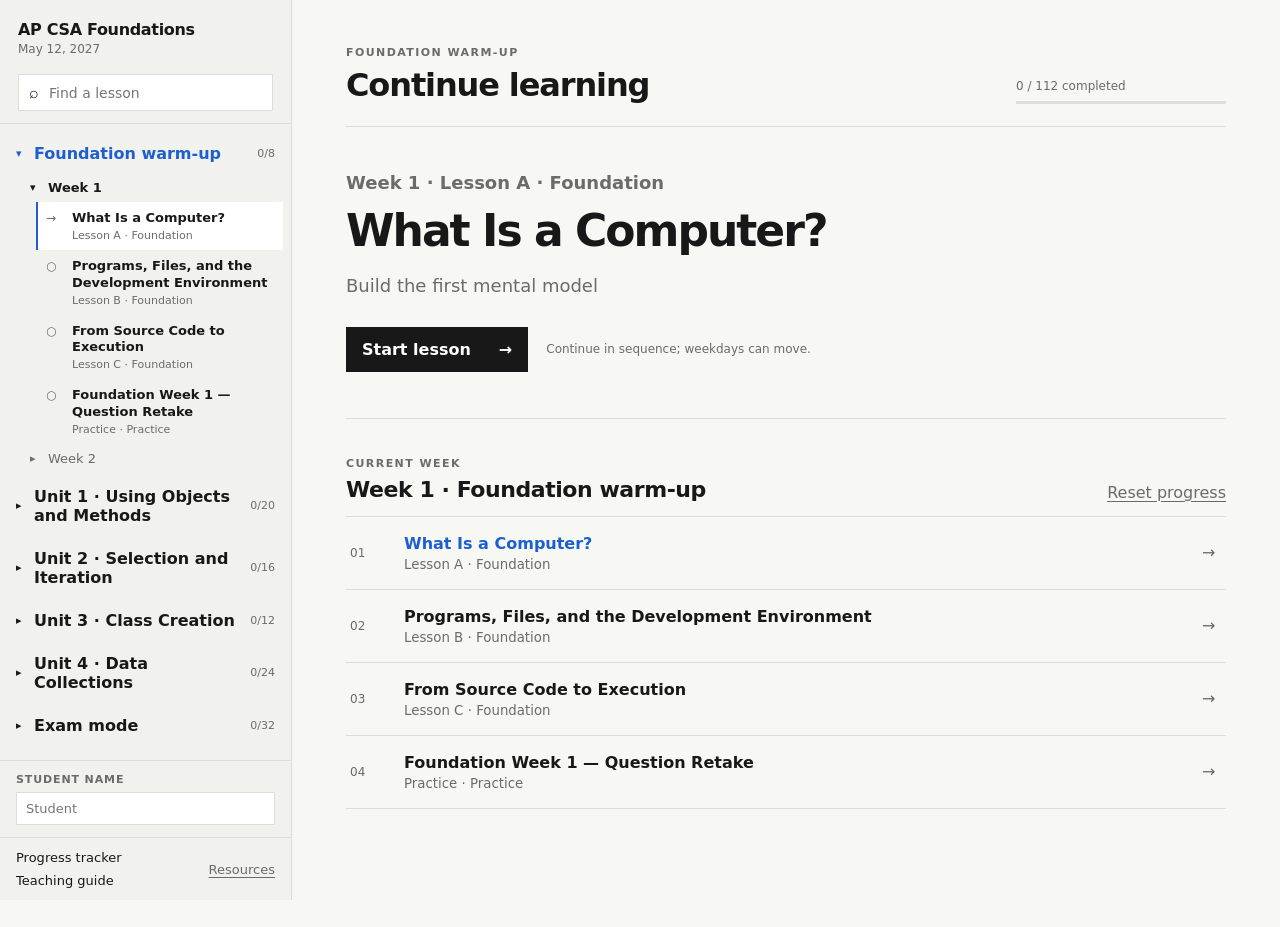
<file: index.html>
<!doctype html>
<html lang="en">
<head>
<meta charset="utf-8"/>
<meta name="viewport" content="width=device-width,initial-scale=1"/>
<title>AP CSA Foundations</title>
<link rel="stylesheet" href="styles.css"/>
</head>
<body class="workspace-body">
<div class="workspace">
  <aside class="sidebar" id="sidebar">
    <div class="sidebar-top">
      <a class="course-mark" href="index.html">
        <span class="course-mark-title">AP CSA Foundations</span>
        <span class="course-mark-sub">May 12, 2027</span>
      </a>
      <label class="search-box">
        <span aria-hidden="true">⌕</span>
        <input id="navSearch" placeholder="Find a lesson" autocomplete="off"/>
      </label>
    </div>
    <nav id="courseNav" class="course-nav" aria-label="Course navigation"></nav>
    <div class="student-setting">
      <label for="studentNameInput">Student name</label>
      <input id="studentNameInput" placeholder="Student" autocomplete="off"/>
    </div>
    <div class="sidebar-bottom sidebar-bottom-stacked">
      <a href="tracker.html">Progress tracker</a>
      <a href="teaching.html">Teaching guide</a>
      <button id="showResources" class="text-button">Resources</button>
    </div>
  </aside>

  <button class="mobile-menu" id="mobileMenu" aria-label="Open course navigation">☰</button>

  <main class="workspace-main">
    <header class="workspace-header">
      <div>
        <p class="eyebrow" id="todayLabel">COURSE</p>
        <h1 id="currentTitle">Continue learning</h1>
      </div>
      <div class="header-progress">
        <span id="progressText">0 / 0 completed</span>
        <div class="progress-track"><span id="progressFill"></span></div>
      </div>
    </header>

    <section class="continue-panel" id="continuePanel"></section>

    <section class="week-panel">
      <div class="section-heading">
        <div>
          <p class="eyebrow">CURRENT WEEK</p>
          <h2 id="weekTitle">Week</h2>
        </div>
        <button class="text-button" id="markReset">Reset progress</button>
      </div>
      <div id="currentWeekList" class="lesson-list"></div>
    </section>

    <section class="resources-drawer" id="resourcesDrawer" hidden>
      <div class="section-heading">
        <div>
          <p class="eyebrow">REFERENCE</p>
          <h2>Free resources</h2>
        </div>
        <button class="text-button" id="closeResources">Close</button>
      </div>
      <div id="resourcesList" class="plain-resource-list"></div>
    </section>
  </main>
</div>

<script src="data.js"></script><script src="data-1.js"></script><script src="data-2.js"></script><script src="data-3.js"></script><script src="data-4.js"></script><script src="data-5.js"></script><script src="data-6.js"></script><script src="data-7.js"></script><script src="data-8.js"></script><script src="data-9.js"></script><script src="data-10.js"></script><script src="app.js"></script>
</body>
</html>
</file>
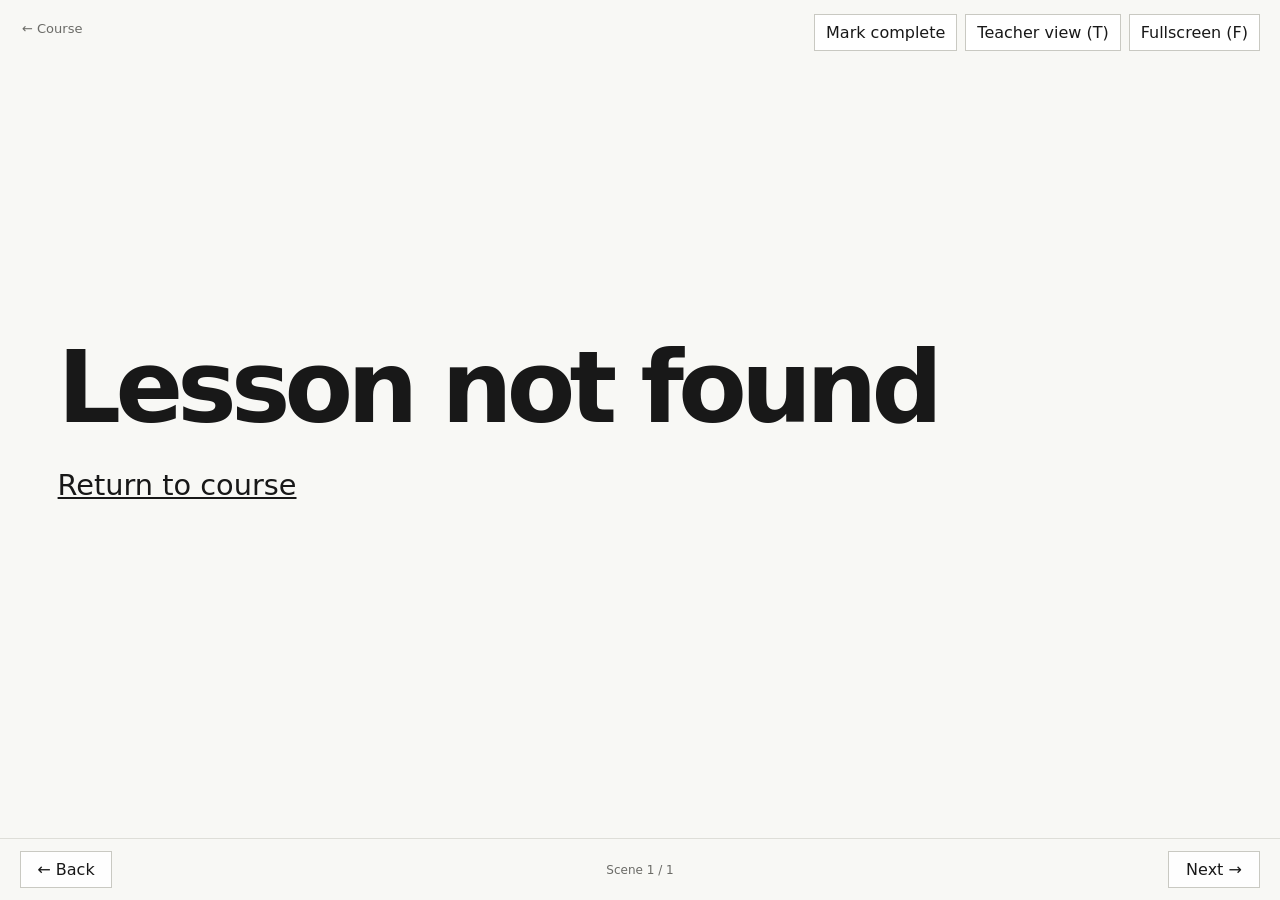
<file: lesson.html>
<!doctype html>
<html lang="en">
<head>
<meta charset="utf-8"/>
<meta name="viewport" content="width=device-width,initial-scale=1"/>
<title>Lesson • AP CSA Foundations</title>
<link rel="stylesheet" href="styles.css?v=20261125week9a"/>
</head>
<body class="deckbody">
  <div class="backhome"><a href="index.html">← Course</a></div>
  <div class="decktools">
    <button id="completeBtn">Mark complete</button>
    <button id="notesBtn">Teacher view (T)</button>
    <button id="fullBtn">Fullscreen (F)</button>
  </div>
  <aside class="teacher-panel" id="teacherPanel" hidden>
    <h3>Teacher view</h3>
    <p id="teacherText"></p>
  </aside>
  <div class="deck" id="deck"></div>
  <div class="decknav">
    <button id="backBtn">← Back</button>
    <span id="counter" class="counter"></span>
    <button id="nextBtn">Reveal / Next →</button>
  </div>
<script src="data.js"></script><script src="data-1.js?v=20261019retakes1"></script><script src="data-2.js?v=20261027week6"></script><script src="data-3.js?v=20261125week9a"></script><script src="data-4.js"></script><script src="data-5.js"></script><script src="data-6.js"></script><script src="data-7.js"></script><script src="data-8.js"></script><script src="data-9.js"></script><script src="data-10.js"></script><script src="practice-banks.js?v=20261019retakes1"></script><script src="week6.js?v=20261027week6"></script><script src="week7.js?v=20261107week7"></script><script src="week8.js?v=20261122week8a"></script><script src="week9.js?v=20261125week9a"></script><script src="lesson.js?v=20261125week9a"></script>
<script>document.documentElement.dataset.lessonRevision='20261125week9a';</script>
</body>
</html>
</file>
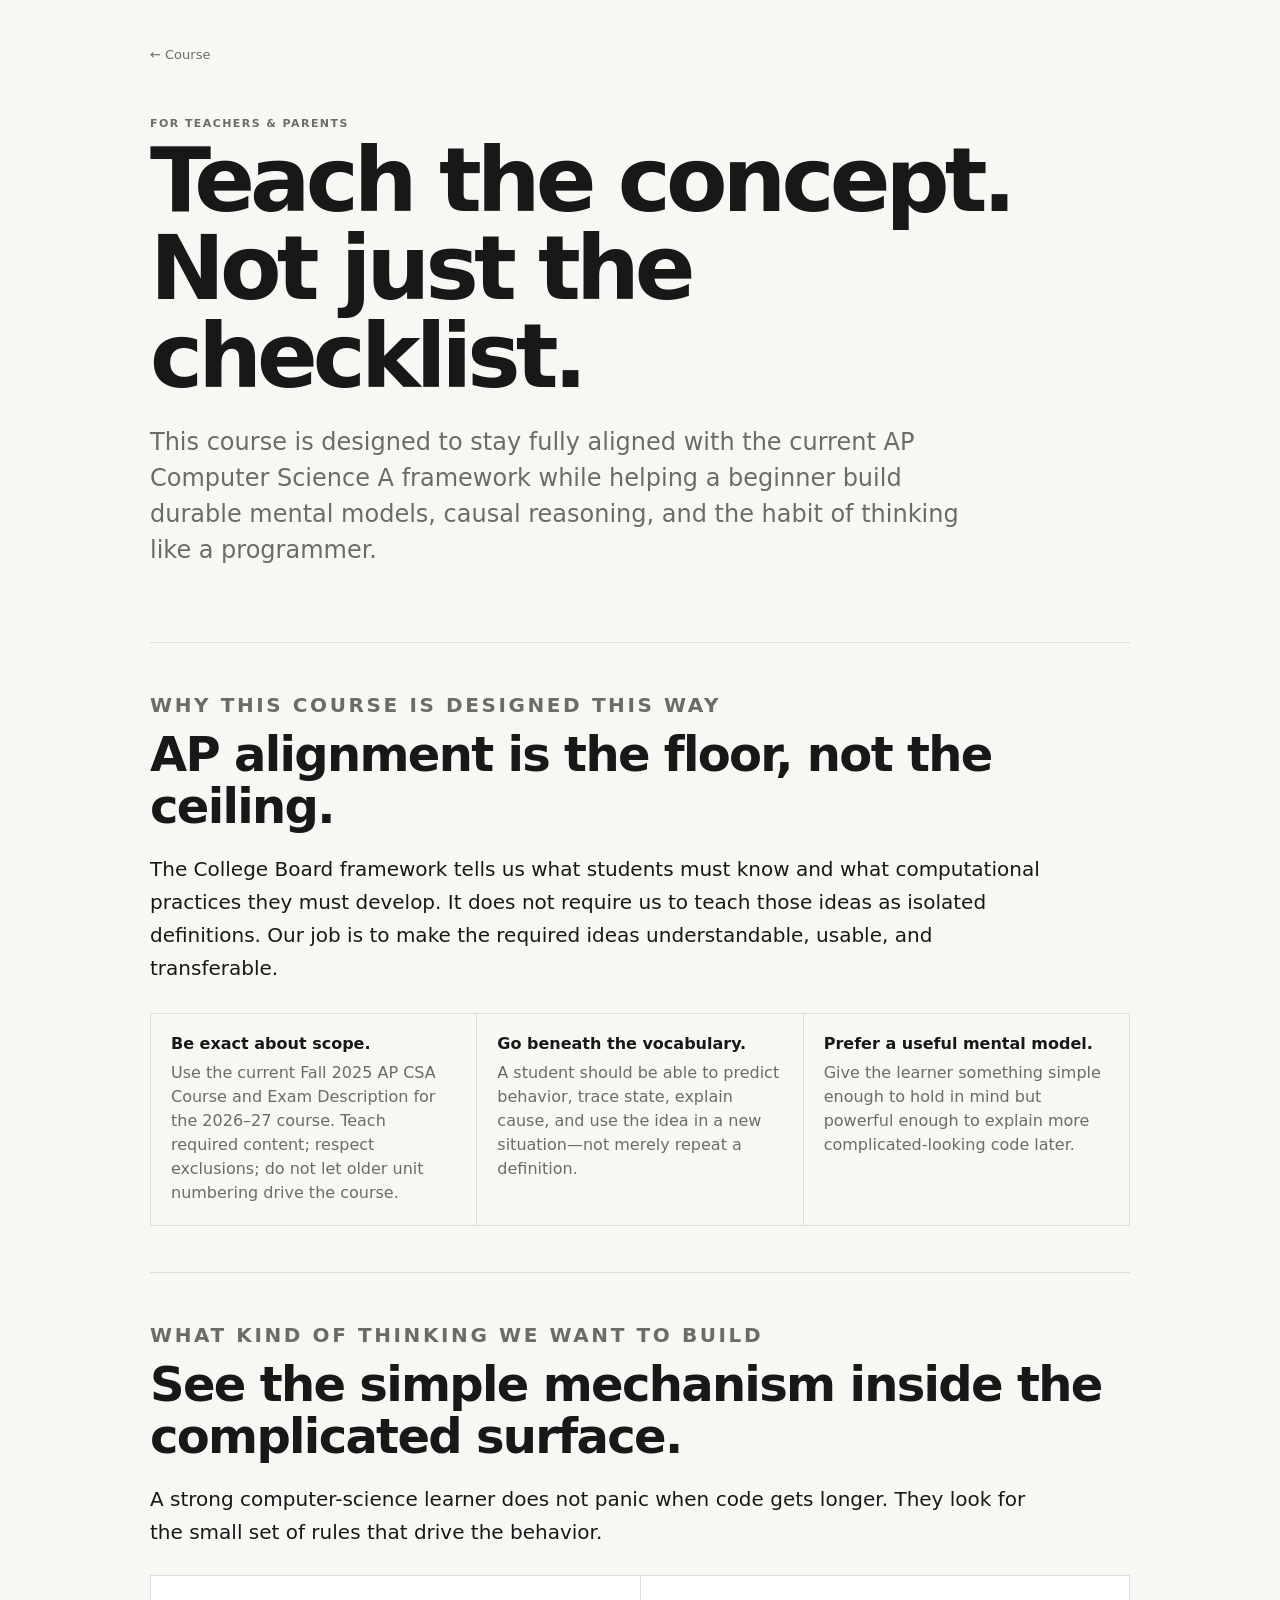
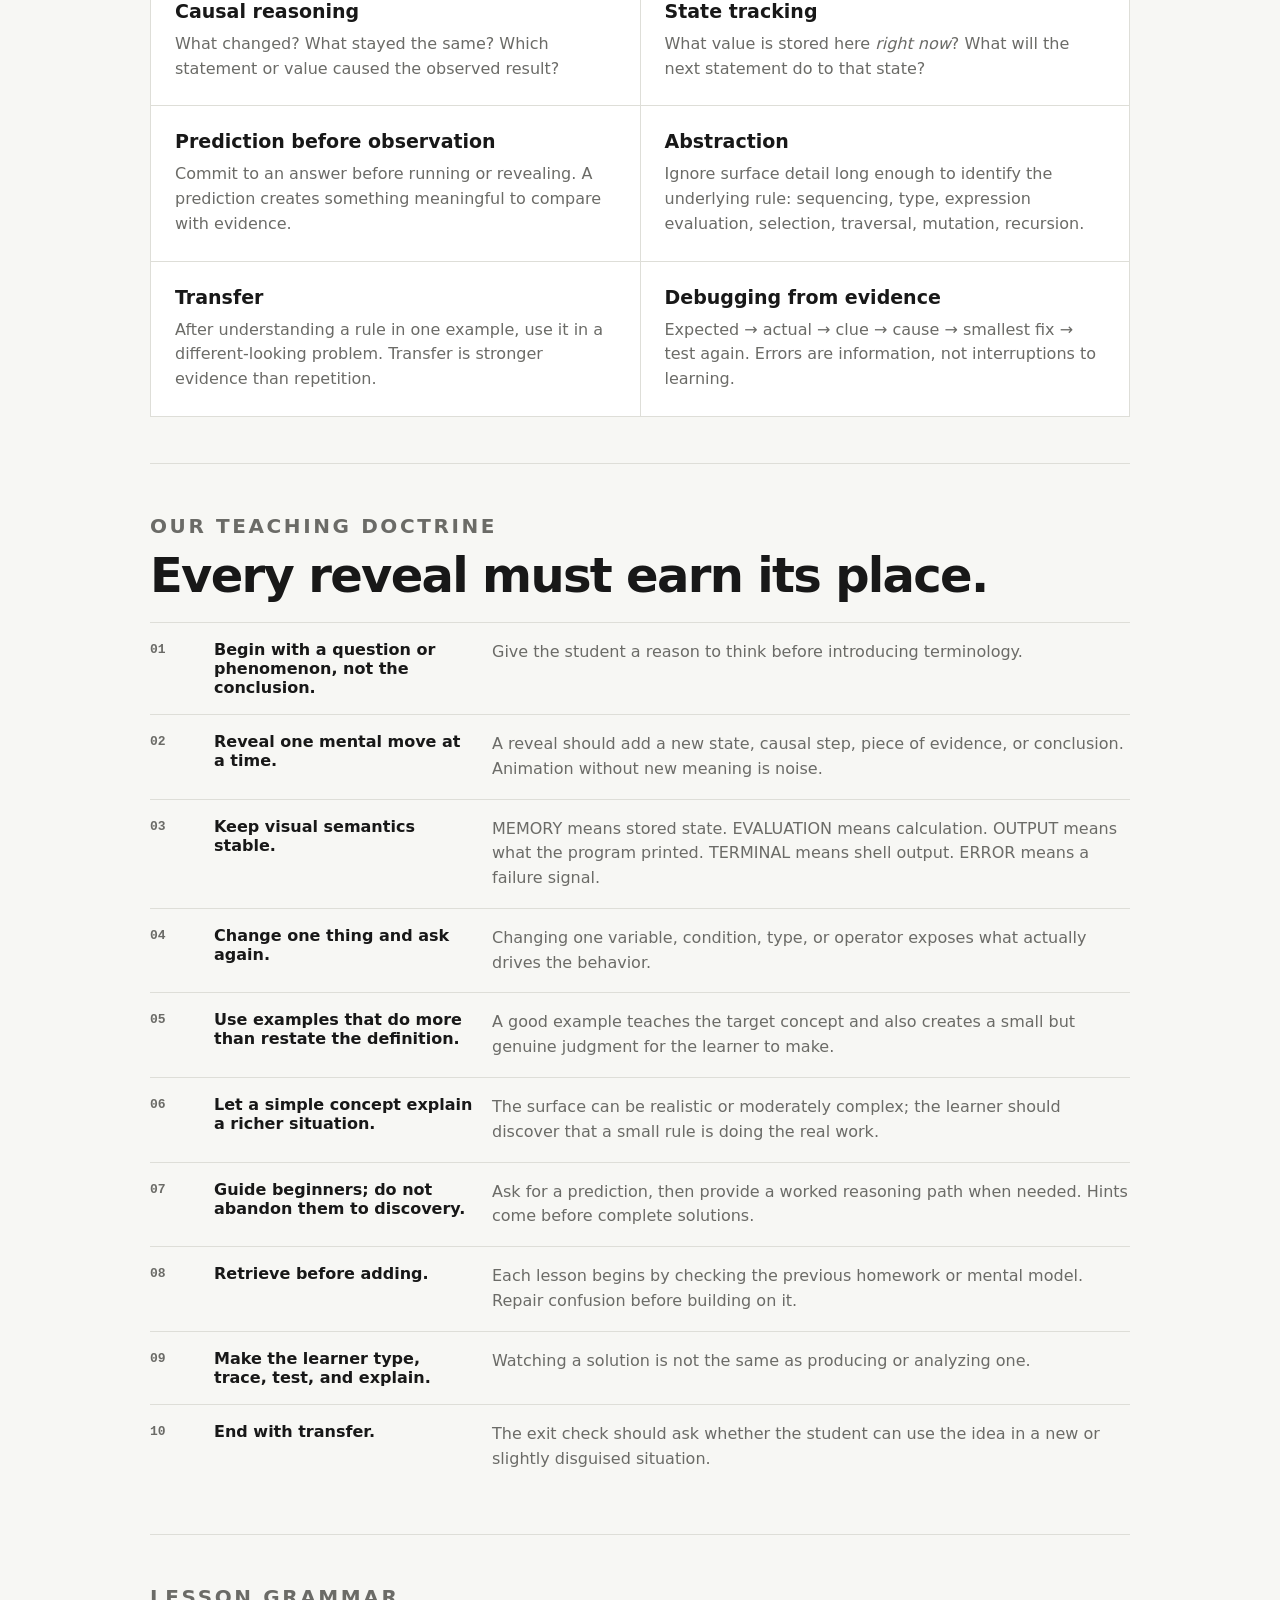
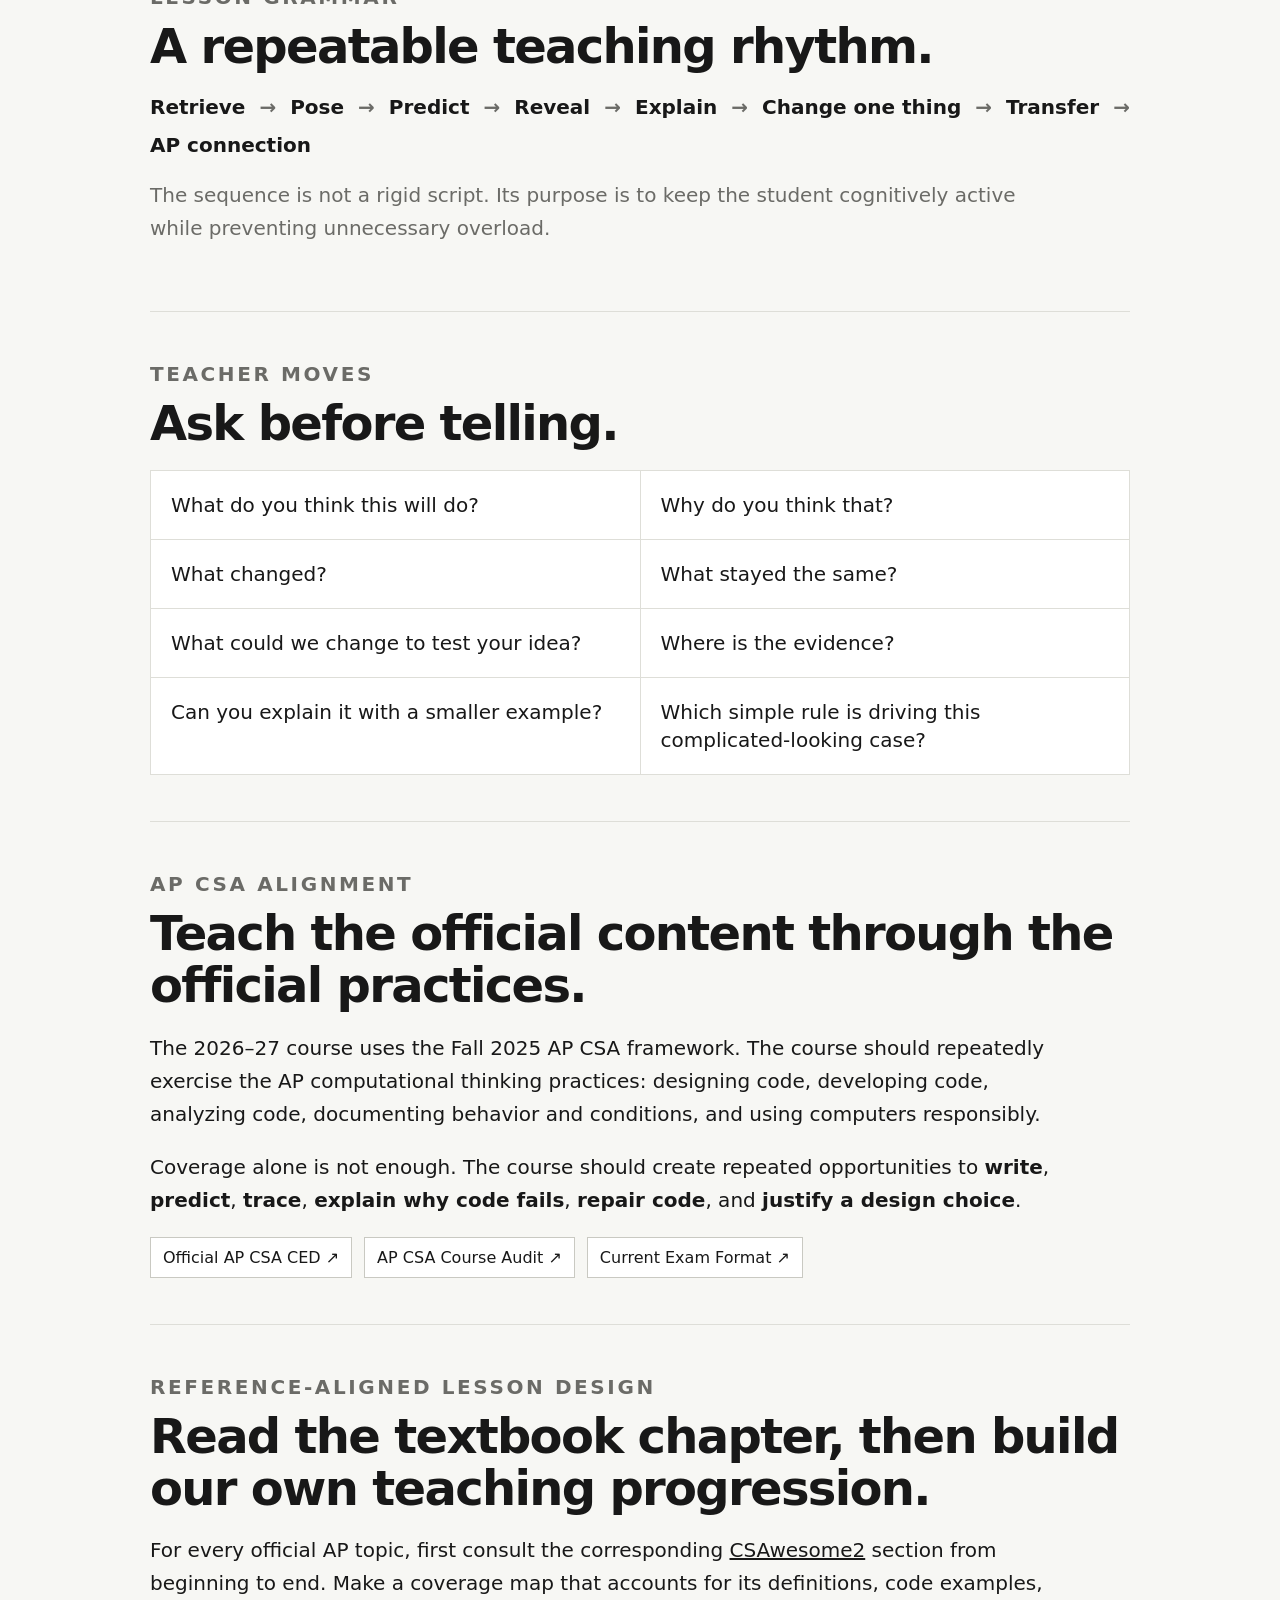
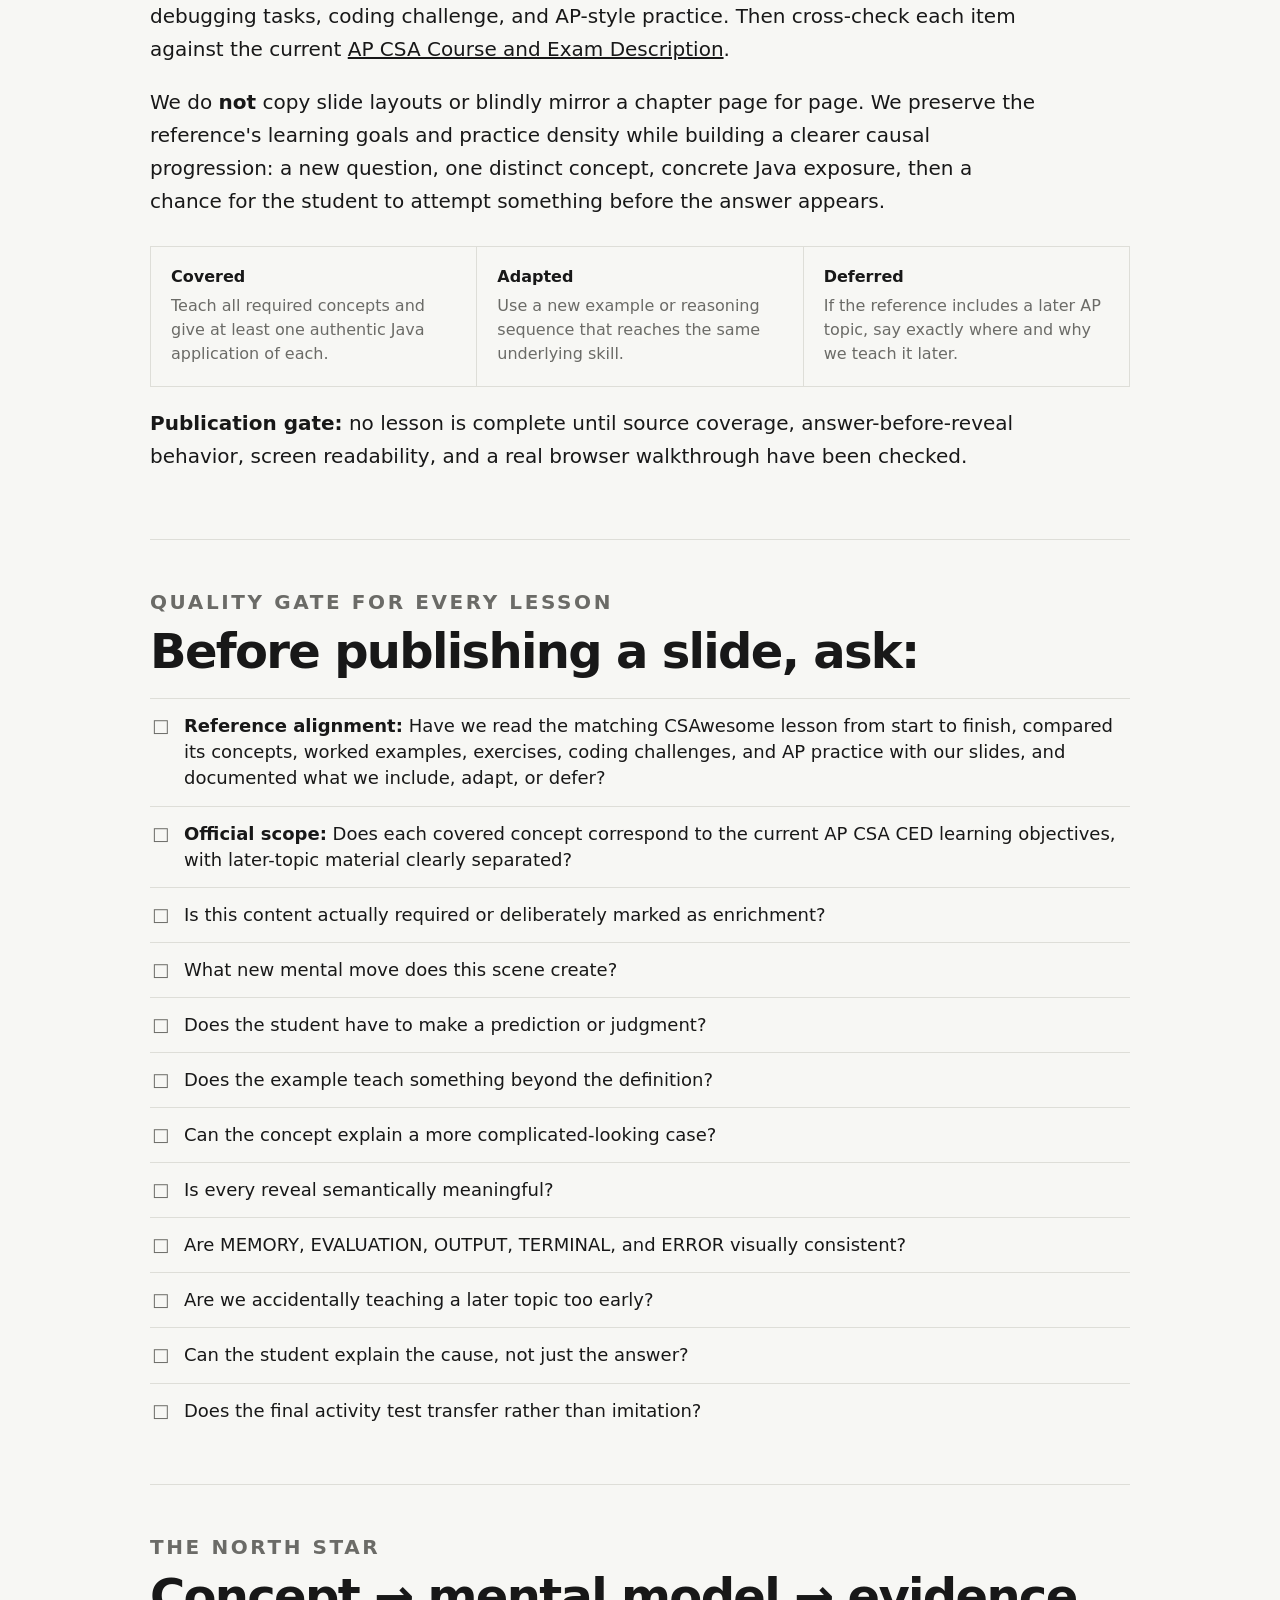
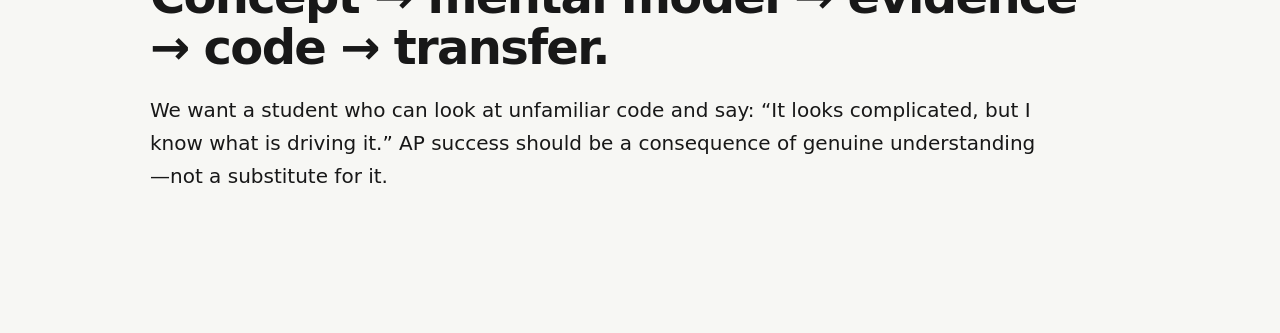
<file: teaching.html>
<!doctype html>
<html lang="en">
<head>
<meta charset="utf-8"/>
<meta name="viewport" content="width=device-width,initial-scale=1"/>
<title>Teaching Guide • AP CSA Foundations</title>
<link rel="stylesheet" href="styles.css"/>
</head>
<body>
<main class="guide-page">
  <a class="tracker-back" href="index.html">← Course</a>

  <header class="guide-hero">
    <p class="eyebrow">FOR TEACHERS & PARENTS</p>
    <h1>Teach the concept.<br>Not just the checklist.</h1>
    <p class="guide-lede">This course is designed to stay fully aligned with the current AP Computer Science A framework while helping a beginner build durable mental models, causal reasoning, and the habit of thinking like a programmer.</p>
  </header>

  <section class="guide-section">
    <p class="eyebrow">WHY THIS COURSE IS DESIGNED THIS WAY</p>
    <h2>AP alignment is the floor, not the ceiling.</h2>
    <p>The College Board framework tells us what students must know and what computational practices they must develop. It does not require us to teach those ideas as isolated definitions. Our job is to make the required ideas understandable, usable, and transferable.</p>
    <div class="guide-principles">
      <article><b>Be exact about scope.</b><span>Use the current Fall 2025 AP CSA Course and Exam Description for the 2026–27 course. Teach required content; respect exclusions; do not let older unit numbering drive the course.</span></article>
      <article><b>Go beneath the vocabulary.</b><span>A student should be able to predict behavior, trace state, explain cause, and use the idea in a new situation—not merely repeat a definition.</span></article>
      <article><b>Prefer a useful mental model.</b><span>Give the learner something simple enough to hold in mind but powerful enough to explain more complicated-looking code later.</span></article>
    </div>
  </section>

  <section class="guide-section">
    <p class="eyebrow">WHAT KIND OF THINKING WE WANT TO BUILD</p>
    <h2>See the simple mechanism inside the complicated surface.</h2>
    <p>A strong computer-science learner does not panic when code gets longer. They look for the small set of rules that drive the behavior.</p>
    <div class="guide-grid">
      <article class="guide-card"><h3>Causal reasoning</h3><p>What changed? What stayed the same? Which statement or value caused the observed result?</p></article>
      <article class="guide-card"><h3>State tracking</h3><p>What value is stored here <em>right now</em>? What will the next statement do to that state?</p></article>
      <article class="guide-card"><h3>Prediction before observation</h3><p>Commit to an answer before running or revealing. A prediction creates something meaningful to compare with evidence.</p></article>
      <article class="guide-card"><h3>Abstraction</h3><p>Ignore surface detail long enough to identify the underlying rule: sequencing, type, expression evaluation, selection, traversal, mutation, recursion.</p></article>
      <article class="guide-card"><h3>Transfer</h3><p>After understanding a rule in one example, use it in a different-looking problem. Transfer is stronger evidence than repetition.</p></article>
      <article class="guide-card"><h3>Debugging from evidence</h3><p>Expected → actual → clue → cause → smallest fix → test again. Errors are information, not interruptions to learning.</p></article>
    </div>
  </section>

  <section class="guide-section">
    <p class="eyebrow">OUR TEACHING DOCTRINE</p>
    <h2>Every reveal must earn its place.</h2>
    <ol class="guide-rules">
      <li><b>Begin with a question or phenomenon, not the conclusion.</b><span>Give the student a reason to think before introducing terminology.</span></li>
      <li><b>Reveal one mental move at a time.</b><span>A reveal should add a new state, causal step, piece of evidence, or conclusion. Animation without new meaning is noise.</span></li>
      <li><b>Keep visual semantics stable.</b><span>MEMORY means stored state. EVALUATION means calculation. OUTPUT means what the program printed. TERMINAL means shell output. ERROR means a failure signal.</span></li>
      <li><b>Change one thing and ask again.</b><span>Changing one variable, condition, type, or operator exposes what actually drives the behavior.</span></li>
      <li><b>Use examples that do more than restate the definition.</b><span>A good example teaches the target concept and also creates a small but genuine judgment for the learner to make.</span></li>
      <li><b>Let a simple concept explain a richer situation.</b><span>The surface can be realistic or moderately complex; the learner should discover that a small rule is doing the real work.</span></li>
      <li><b>Guide beginners; do not abandon them to discovery.</b><span>Ask for a prediction, then provide a worked reasoning path when needed. Hints come before complete solutions.</span></li>
      <li><b>Retrieve before adding.</b><span>Each lesson begins by checking the previous homework or mental model. Repair confusion before building on it.</span></li>
      <li><b>Make the learner type, trace, test, and explain.</b><span>Watching a solution is not the same as producing or analyzing one.</span></li>
      <li><b>End with transfer.</b><span>The exit check should ask whether the student can use the idea in a new or slightly disguised situation.</span></li>
    </ol>
  </section>

  <section class="guide-section">
    <p class="eyebrow">LESSON GRAMMAR</p>
    <h2>A repeatable teaching rhythm.</h2>
    <div class="guide-sequence">
      <span>Retrieve</span><span>→</span><span>Pose</span><span>→</span><span>Predict</span><span>→</span><span>Reveal</span><span>→</span><span>Explain</span><span>→</span><span>Change one thing</span><span>→</span><span>Transfer</span><span>→</span><span>AP connection</span>
    </div>
    <p class="guide-note">The sequence is not a rigid script. Its purpose is to keep the student cognitively active while preventing unnecessary overload.</p>
  </section>

  <section class="guide-section">
    <p class="eyebrow">TEACHER MOVES</p>
    <h2>Ask before telling.</h2>
    <div class="guide-prompts">
      <blockquote>What do you think this will do?</blockquote>
      <blockquote>Why do you think that?</blockquote>
      <blockquote>What changed?</blockquote>
      <blockquote>What stayed the same?</blockquote>
      <blockquote>What could we change to test your idea?</blockquote>
      <blockquote>Where is the evidence?</blockquote>
      <blockquote>Can you explain it with a smaller example?</blockquote>
      <blockquote>Which simple rule is driving this complicated-looking case?</blockquote>
    </div>
  </section>

  <section class="guide-section">
    <p class="eyebrow">AP CSA ALIGNMENT</p>
    <h2>Teach the official content through the official practices.</h2>
    <p>The 2026–27 course uses the Fall 2025 AP CSA framework. The course should repeatedly exercise the AP computational thinking practices: designing code, developing code, analyzing code, documenting behavior and conditions, and using computers responsibly.</p>
    <p>Coverage alone is not enough. The course should create repeated opportunities to <b>write</b>, <b>predict</b>, <b>trace</b>, <b>explain why code fails</b>, <b>repair code</b>, and <b>justify a design choice</b>.</p>
    <div class="guide-links">
      <a href="https://apcentral.collegeboard.org/media/pdf/ap-computer-science-a-course-and-exam-description-effective-fall-2025.pdf" target="_blank" rel="noopener">Official AP CSA CED ↗</a>
      <a href="https://apcentral.collegeboard.org/courses/ap-computer-science-a/course-audit" target="_blank" rel="noopener">AP CSA Course Audit ↗</a>
      <a href="https://apcentral.collegeboard.org/courses/ap-computer-science-a/exam" target="_blank" rel="noopener">Current Exam Format ↗</a>
    </div>
  </section>

  <section class="guide-section">
    <p class="eyebrow">REFERENCE-ALIGNED LESSON DESIGN</p>
    <h2>Read the textbook chapter, then build our own teaching progression.</h2>
    <p>For every official AP topic, first consult the corresponding <a href="https://runestone.academy/ns/books/published/csawesome2/csawesome2.html" target="_blank" rel="noopener">CSAwesome2</a> section from beginning to end. Make a coverage map that accounts for its definitions, code examples, debugging tasks, coding challenge, and AP-style practice. Then cross-check each item against the current <a href="https://apcentral.collegeboard.org/media/pdf/ap-computer-science-a-course-and-exam-description-effective-fall-2025.pdf" target="_blank" rel="noopener">AP CSA Course and Exam Description</a>.</p>
    <p>We do <b>not</b> copy slide layouts or blindly mirror a chapter page for page. We preserve the reference's learning goals and practice density while building a clearer causal progression: a new question, one distinct concept, concrete Java exposure, then a chance for the student to attempt something before the answer appears.</p>
    <div class="guide-principles">
      <article><b>Covered</b><span>Teach all required concepts and give at least one authentic Java application of each.</span></article>
      <article><b>Adapted</b><span>Use a new example or reasoning sequence that reaches the same underlying skill.</span></article>
      <article><b>Deferred</b><span>If the reference includes a later AP topic, say exactly where and why we teach it later.</span></article>
    </div>
    <p><b>Publication gate:</b> no lesson is complete until source coverage, answer-before-reveal behavior, screen readability, and a real browser walkthrough have been checked.</p>
  </section>

  <section class="guide-section">
    <p class="eyebrow">QUALITY GATE FOR EVERY LESSON</p>
    <h2>Before publishing a slide, ask:</h2>
    <ul class="guide-checklist">
      <li><b>Reference alignment:</b> Have we read the matching CSAwesome lesson from start to finish, compared its concepts, worked examples, exercises, coding challenges, and AP practice with our slides, and documented what we include, adapt, or defer?</li>
      <li><b>Official scope:</b> Does each covered concept correspond to the current AP CSA CED learning objectives, with later-topic material clearly separated?</li>
      <li>Is this content actually required or deliberately marked as enrichment?</li>
      <li>What new mental move does this scene create?</li>
      <li>Does the student have to make a prediction or judgment?</li>
      <li>Does the example teach something beyond the definition?</li>
      <li>Can the concept explain a more complicated-looking case?</li>
      <li>Is every reveal semantically meaningful?</li>
      <li>Are MEMORY, EVALUATION, OUTPUT, TERMINAL, and ERROR visually consistent?</li>
      <li>Are we accidentally teaching a later topic too early?</li>
      <li>Can the student explain the cause, not just the answer?</li>
      <li>Does the final activity test transfer rather than imitation?</li>
    </ul>
  </section>

  <section class="guide-section guide-final">
    <p class="eyebrow">THE NORTH STAR</p>
    <h2>Concept → mental model → evidence → code → transfer.</h2>
    <p>We want a student who can look at unfamiliar code and say: “It looks complicated, but I know what is driving it.” AP success should be a consequence of genuine understanding—not a substitute for it.</p>
  </section>
</main>
</body>
</html>
</file>
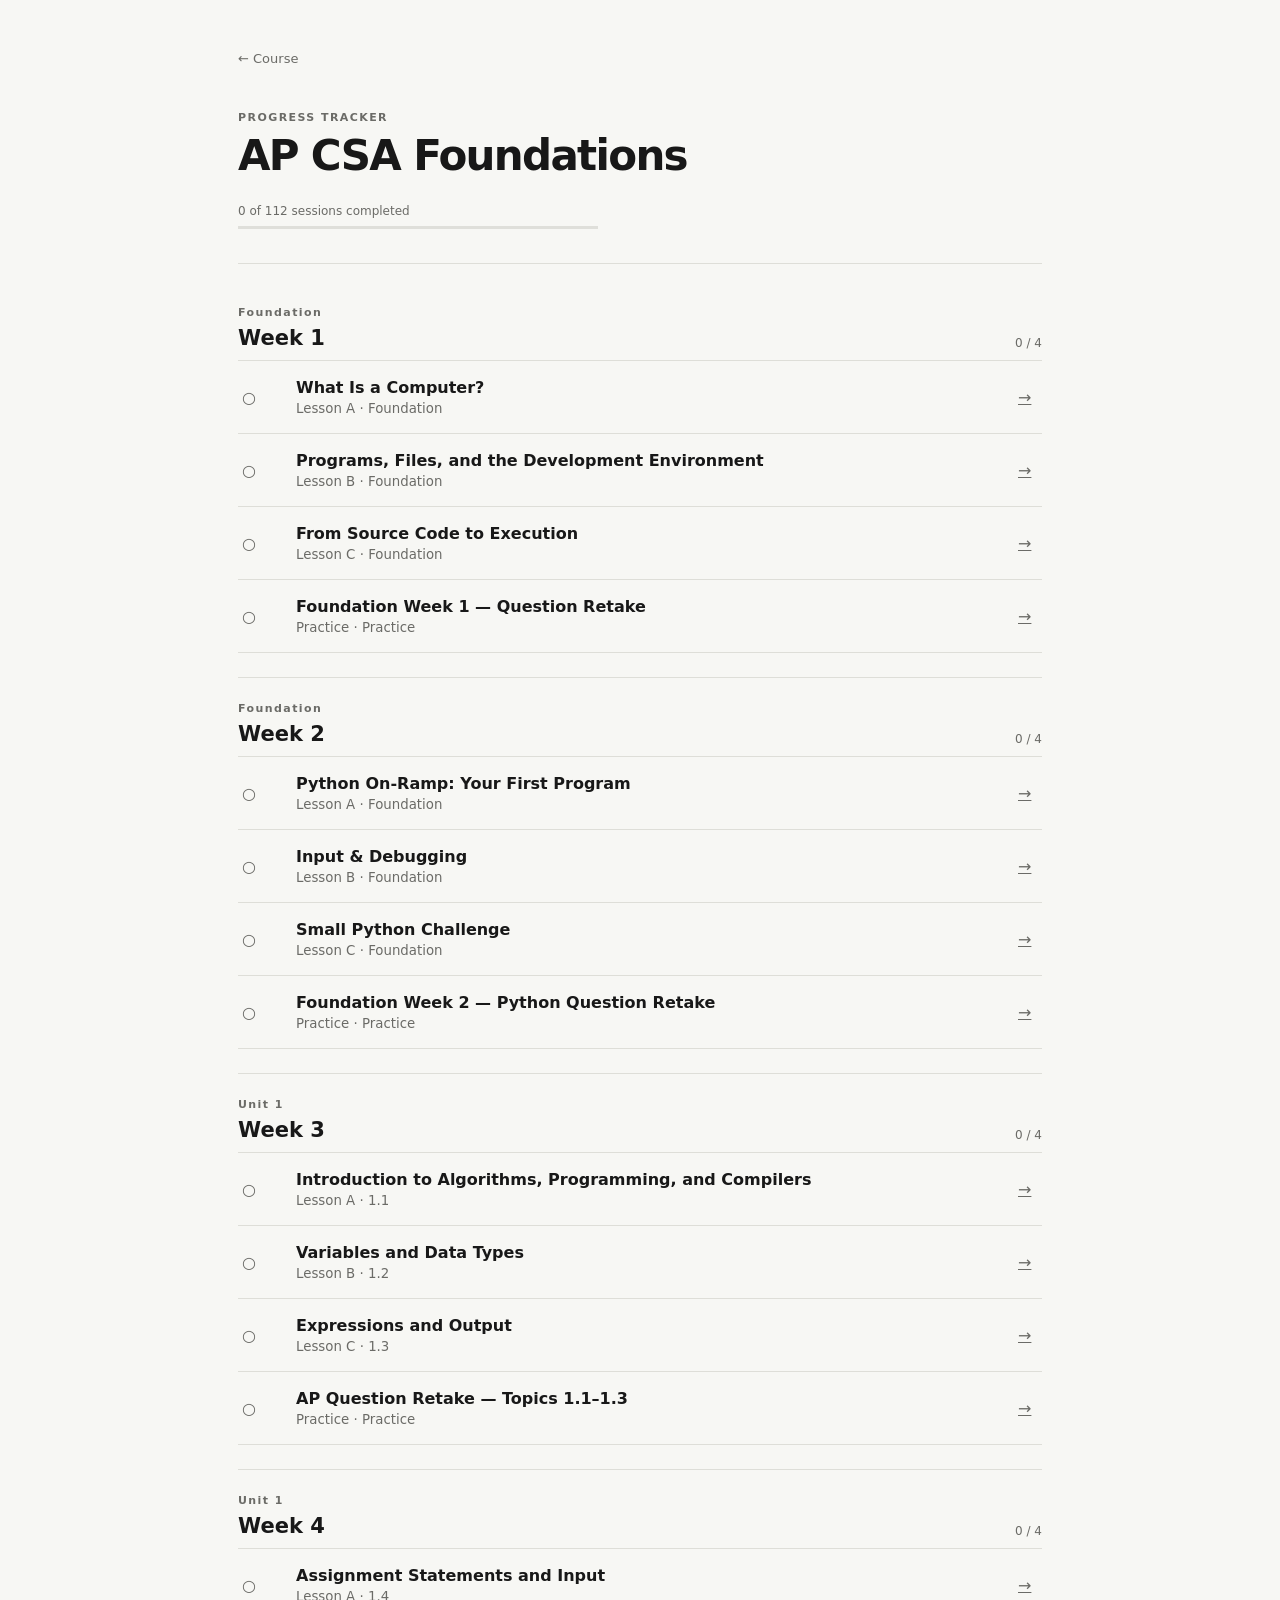
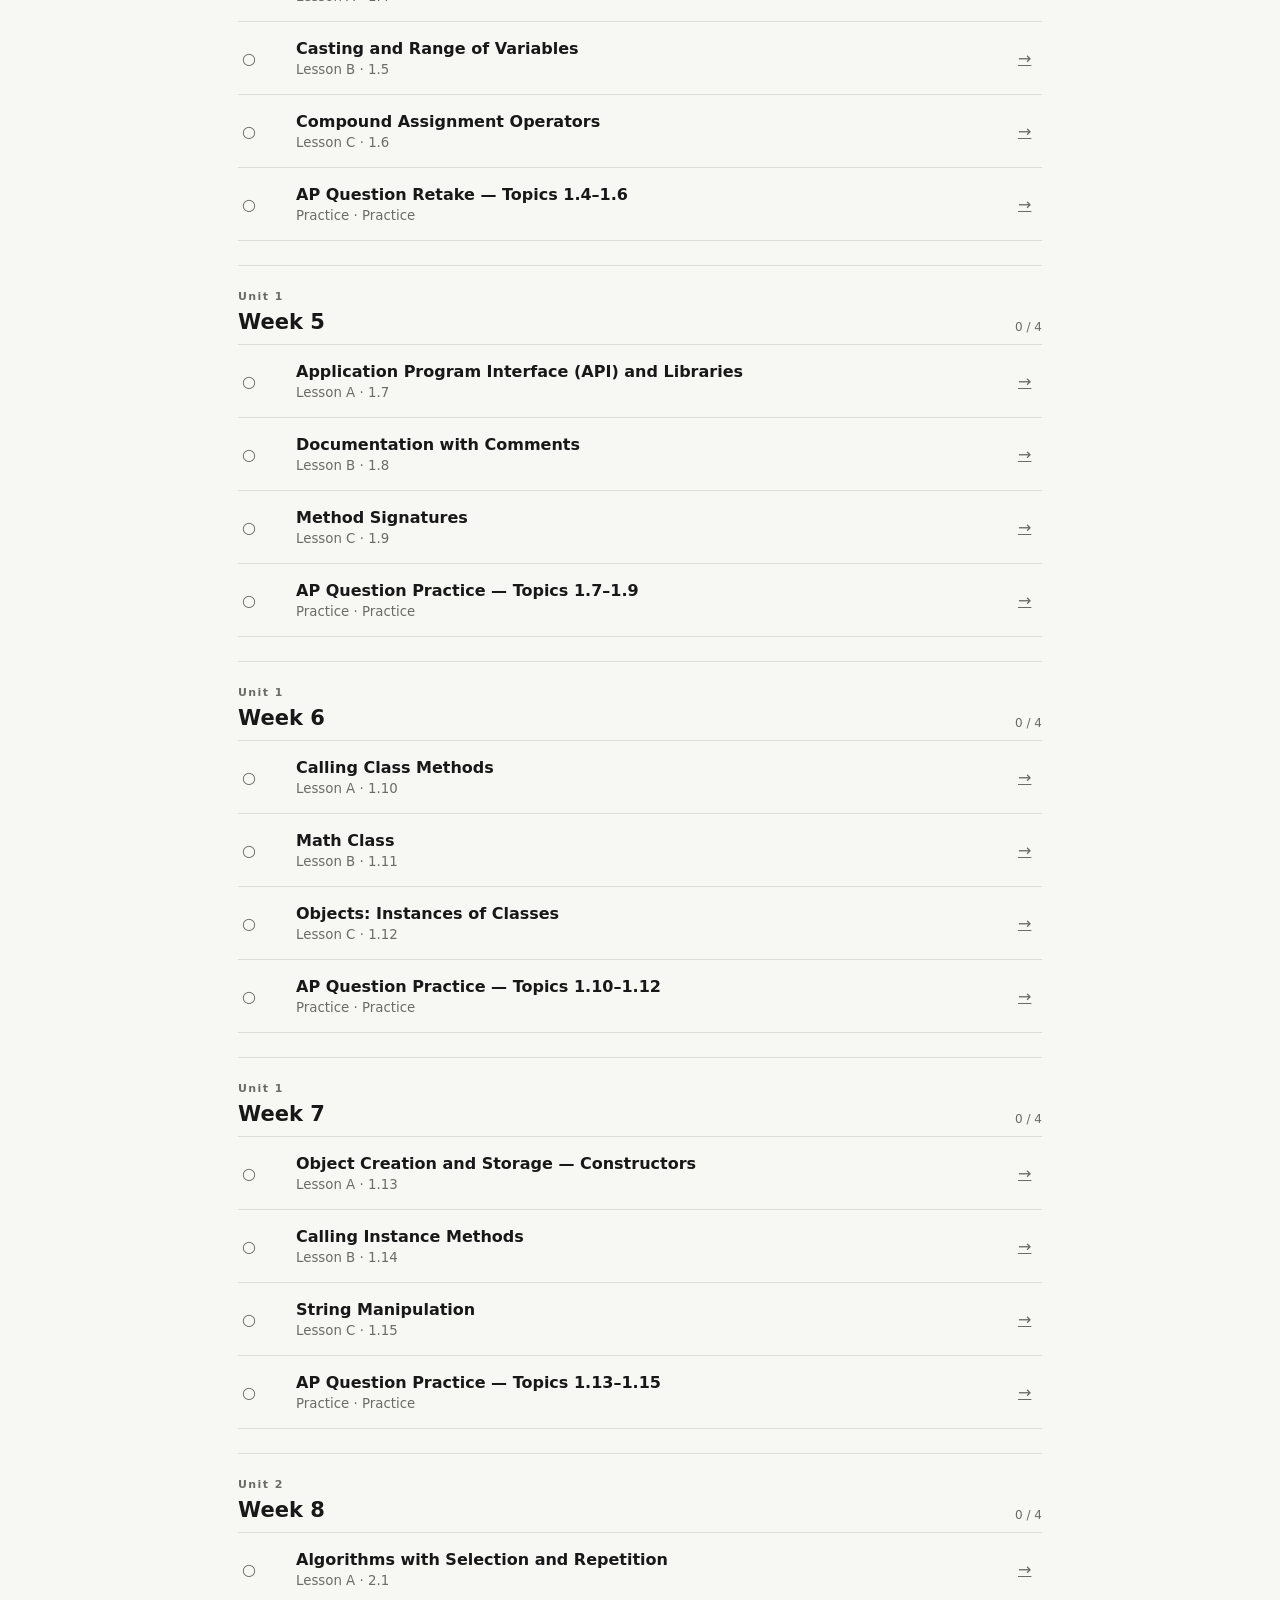
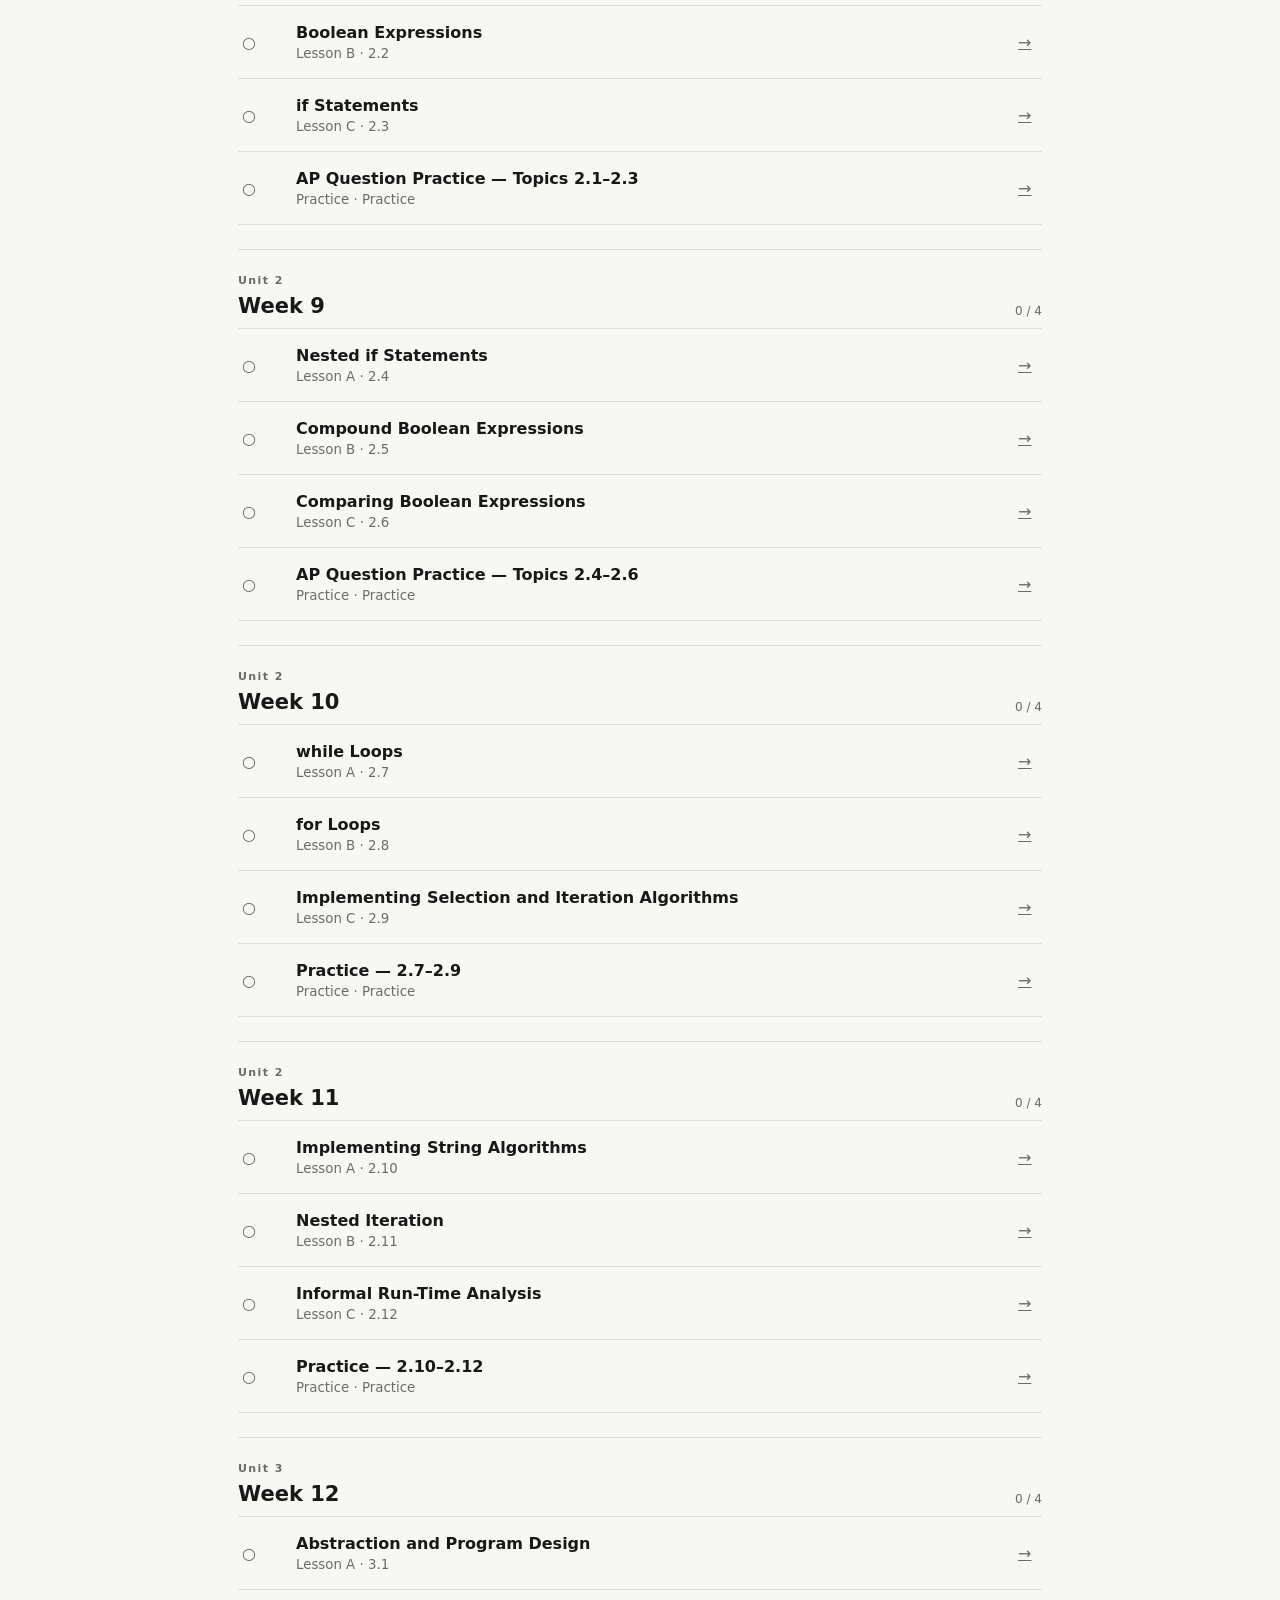
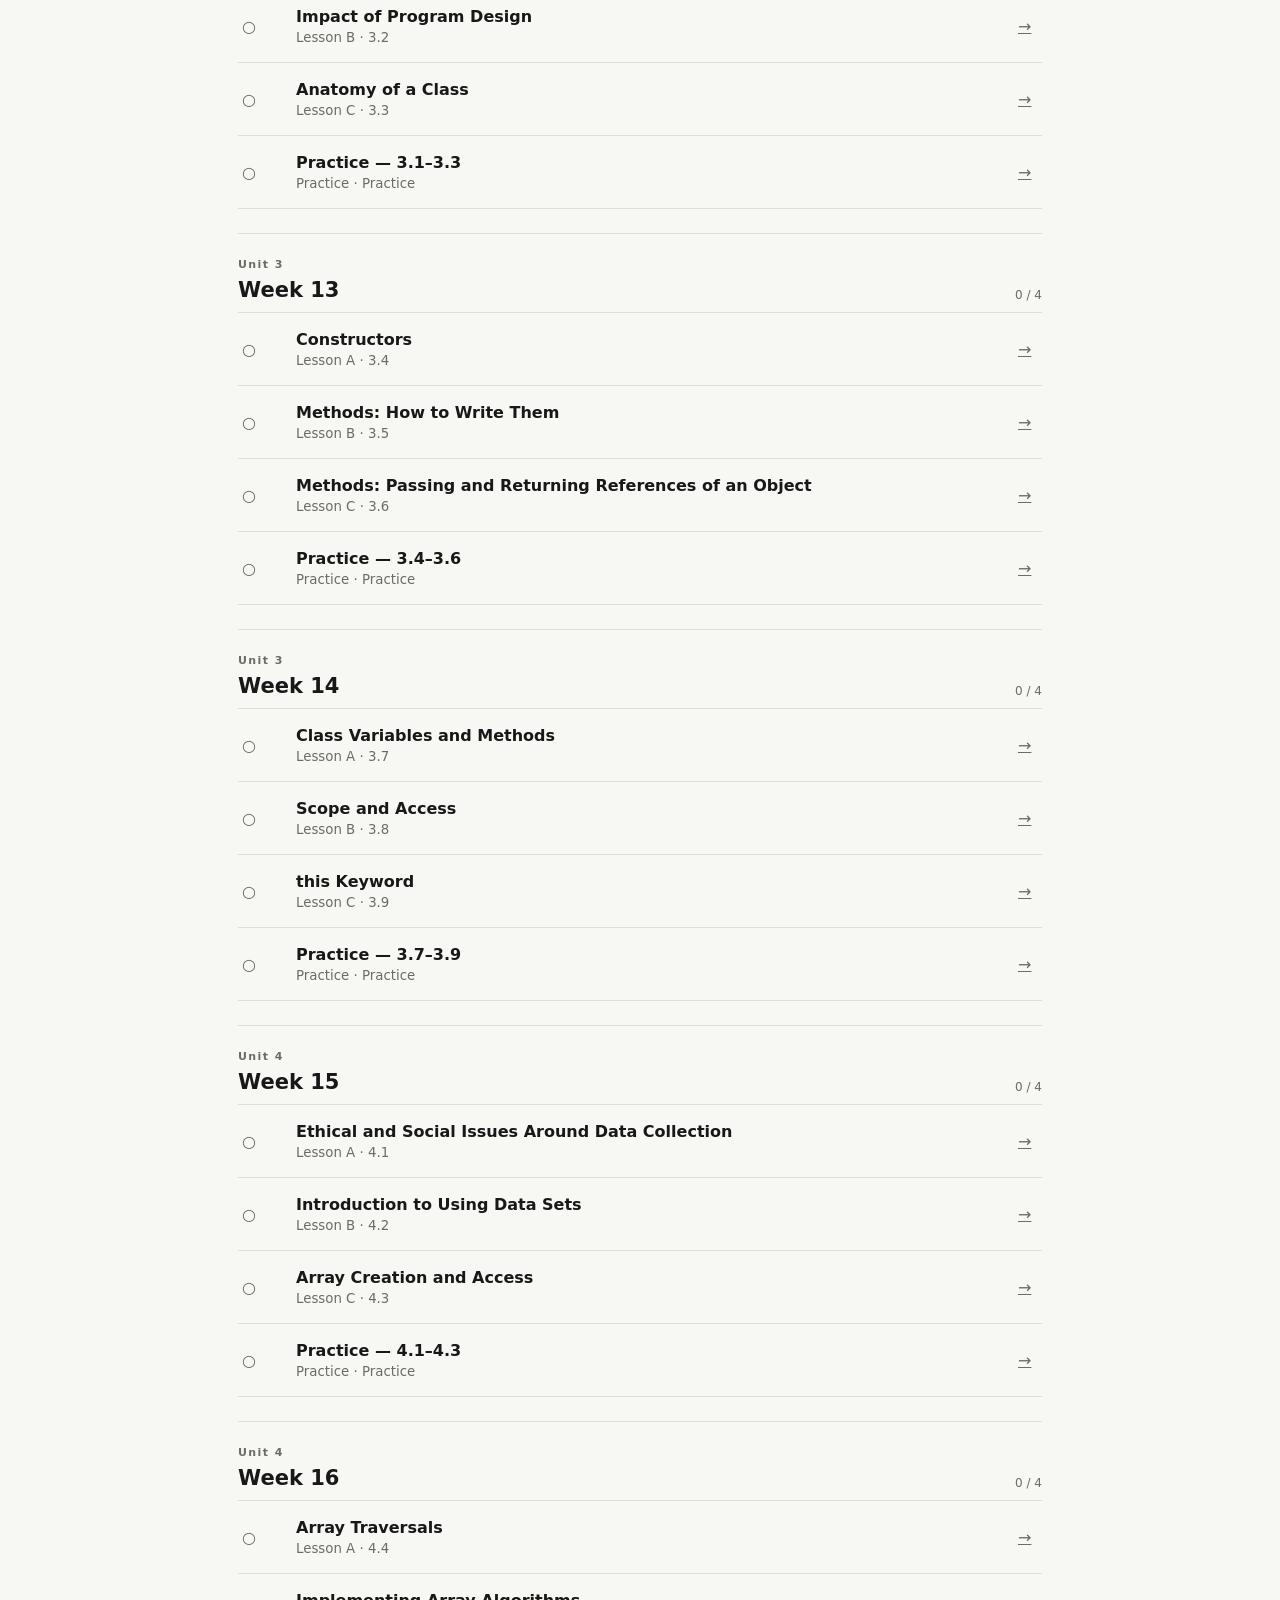
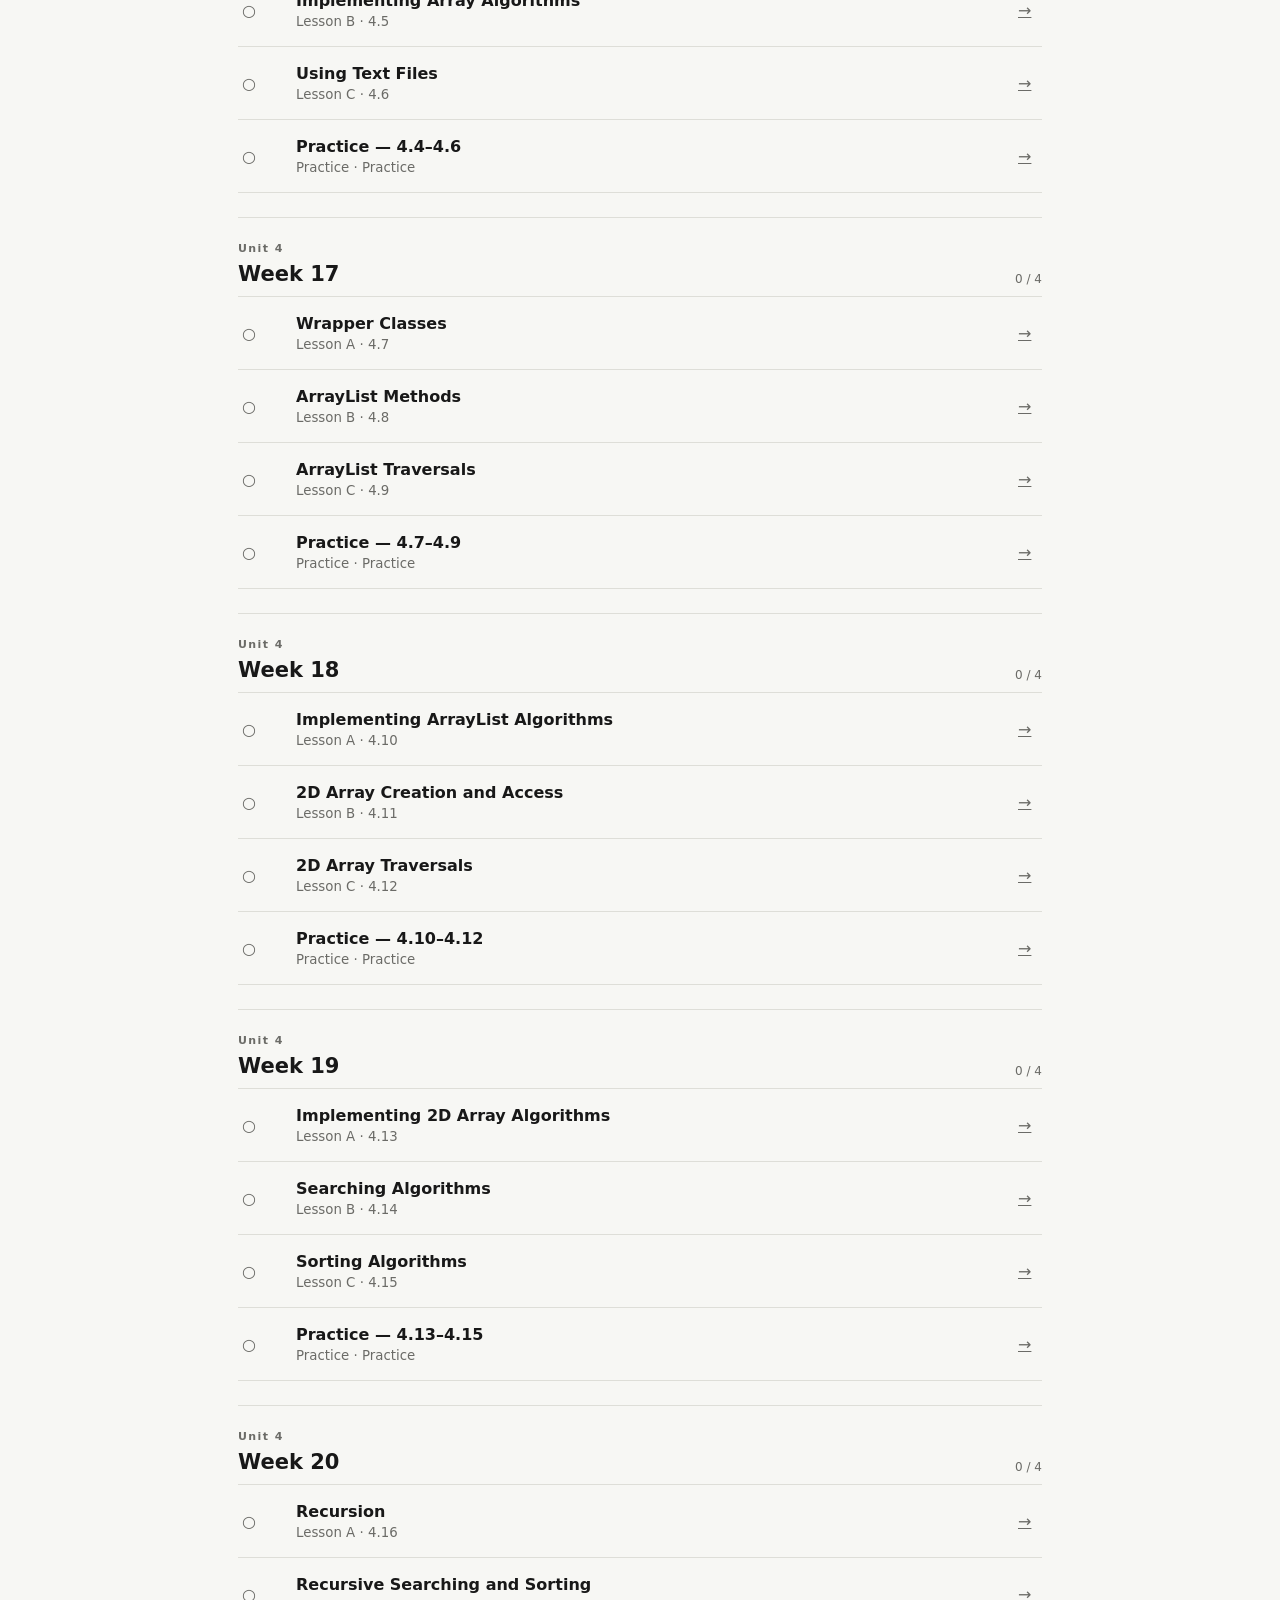
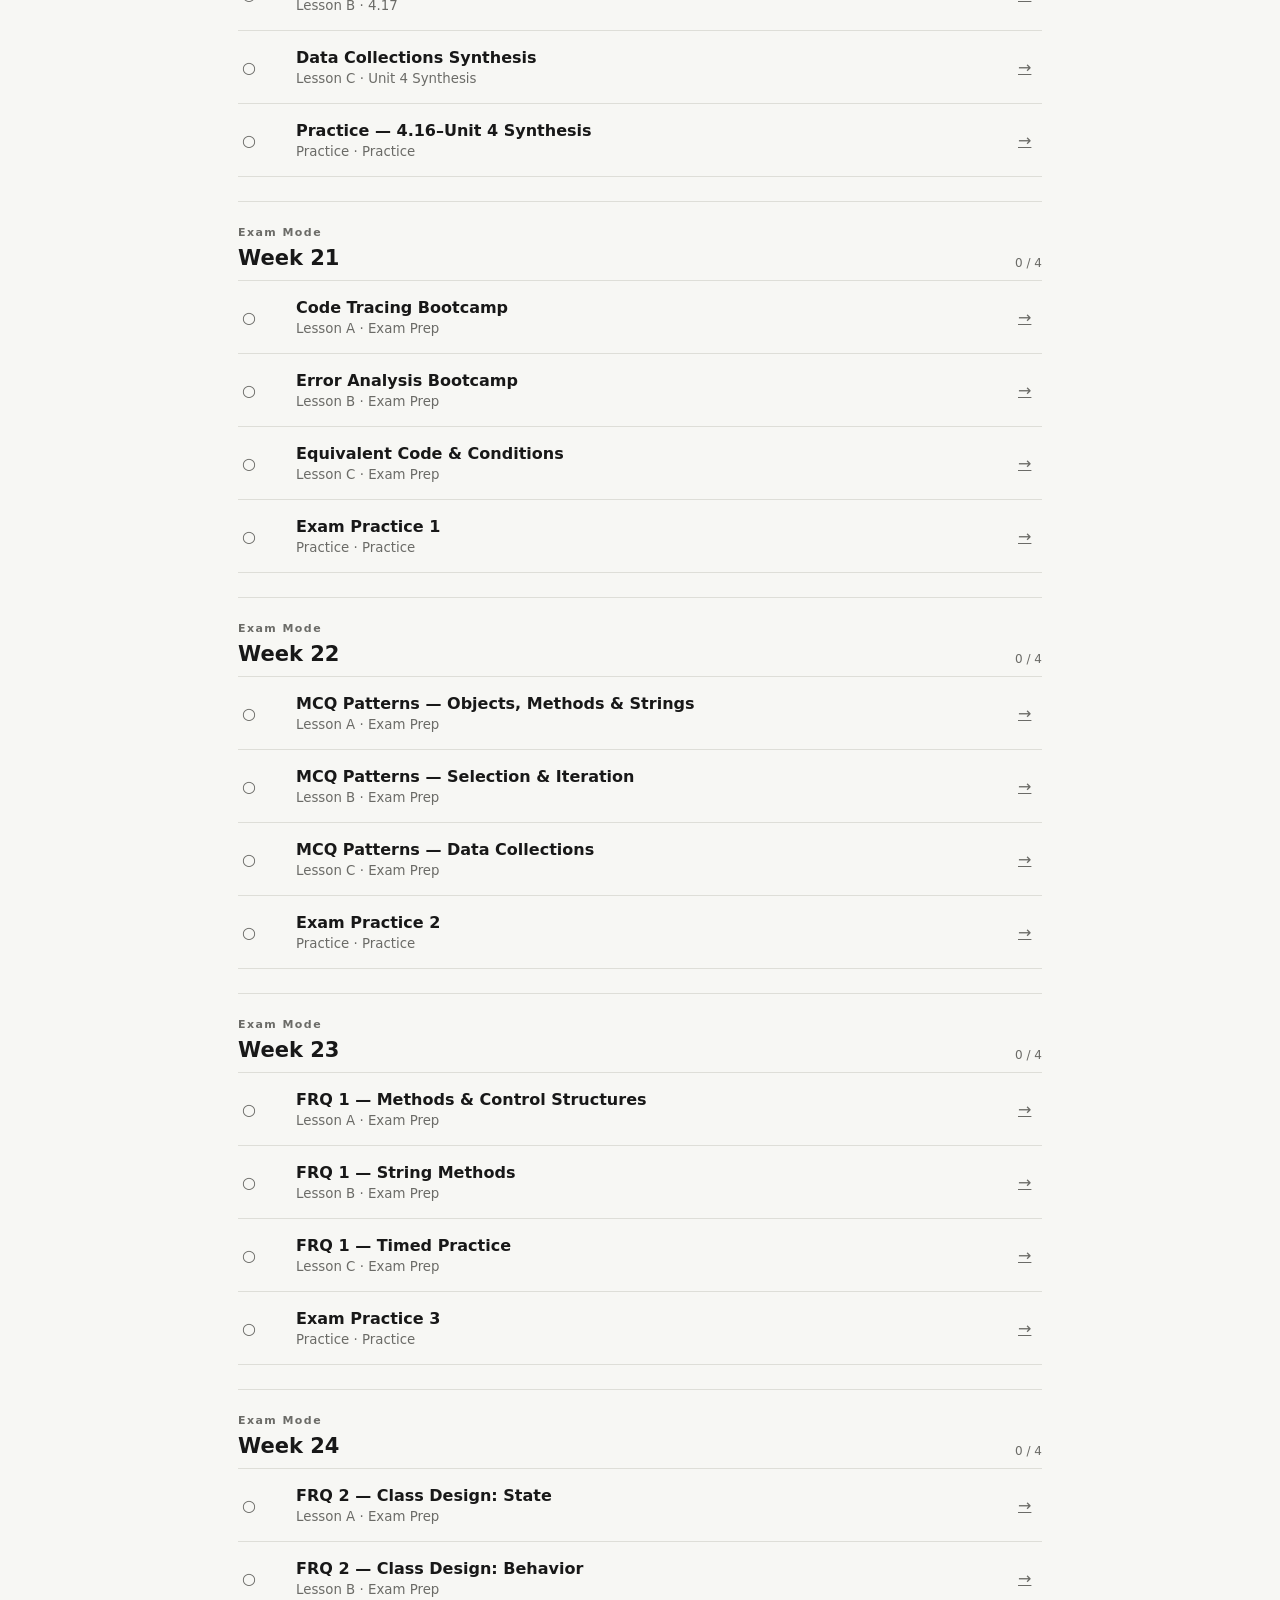
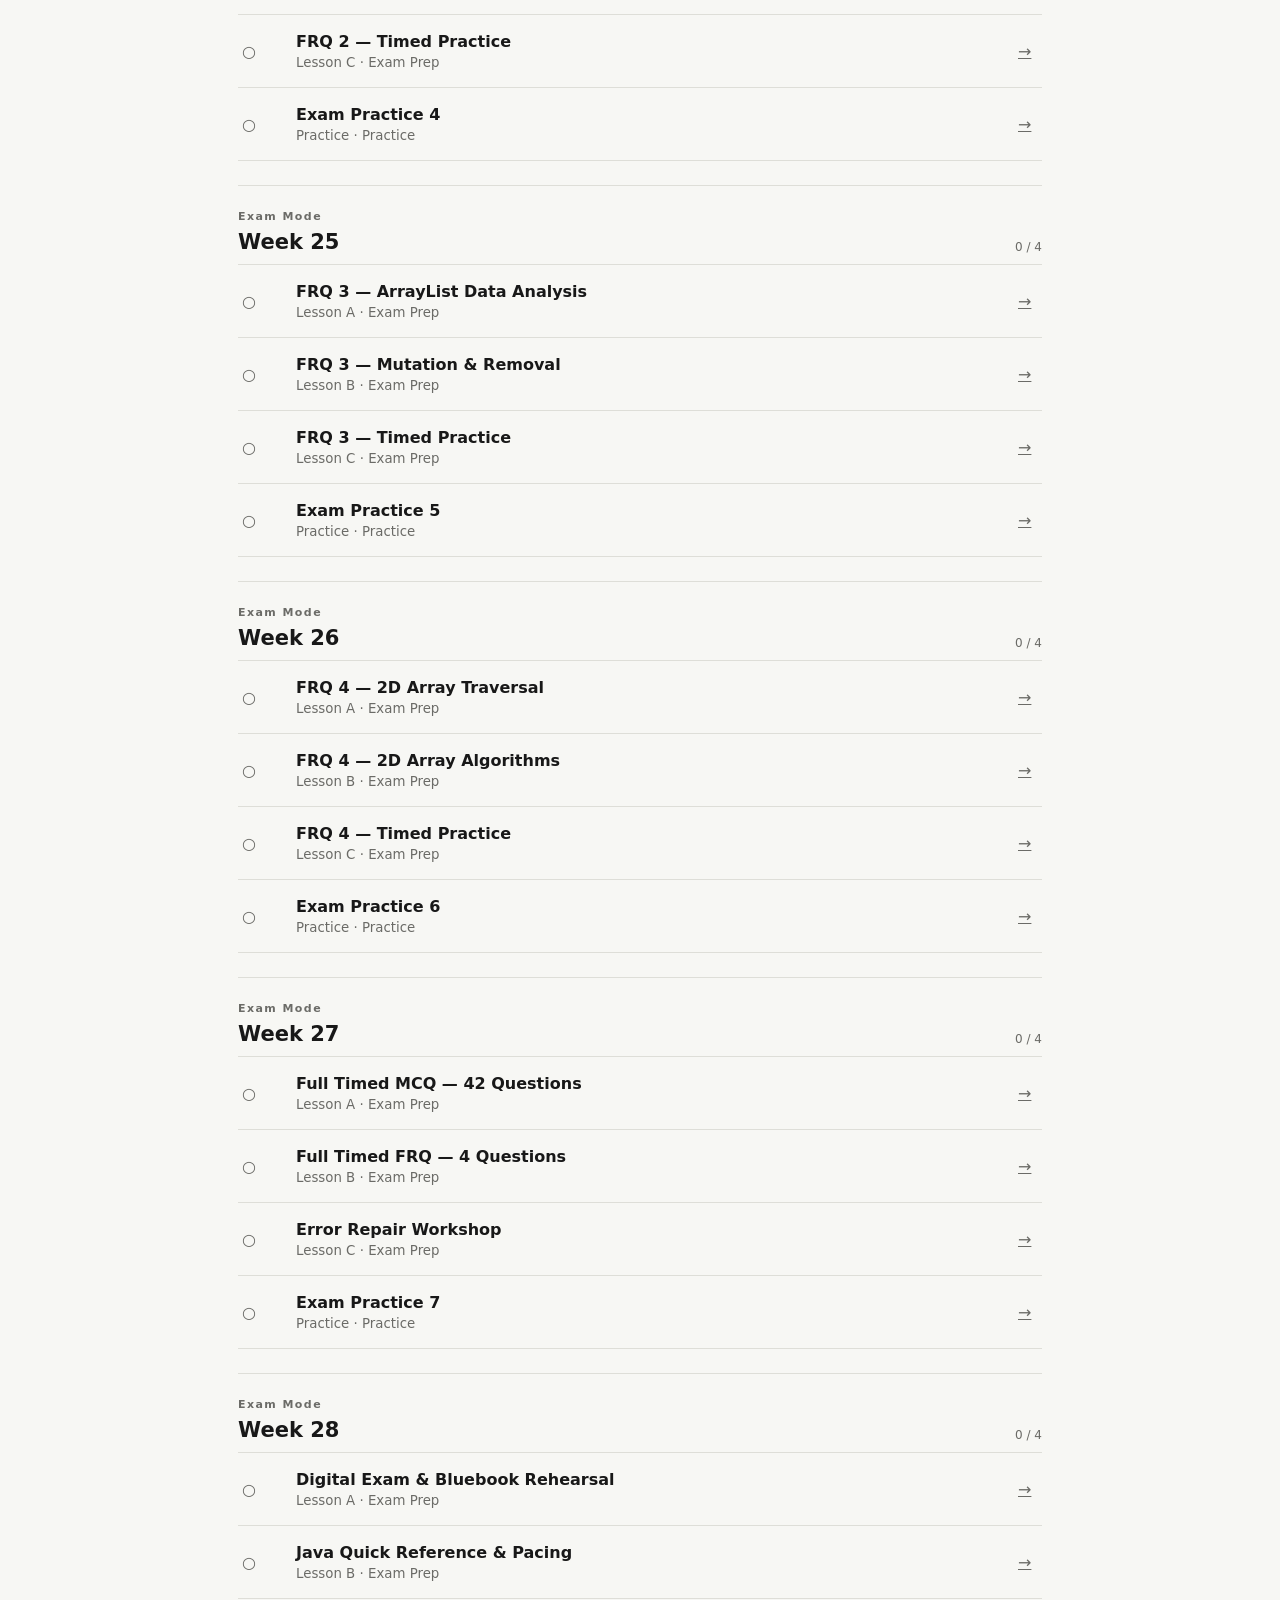
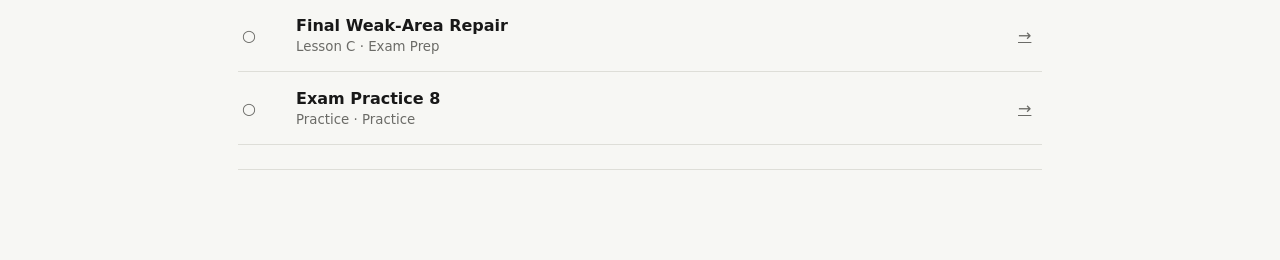
<file: tracker.html>
<!doctype html>
<html lang="en">
<head><meta charset="utf-8"/><meta name="viewport" content="width=device-width,initial-scale=1"/><title>Progress • AP CSA Foundations</title><link rel="stylesheet" href="styles.css"/></head>
<body>
<main class="tracker-page">
  <a class="tracker-back" href="index.html">← Course</a>
  <header class="tracker-header">
    <p class="eyebrow">PROGRESS TRACKER</p>
    <h1>AP CSA Foundations</h1><p id="trackerStudent" class="muted"></p>
    <div class="tracker-progress-line"><span id="trackerCount"></span><div class="progress-track"><span id="trackerFill"></span></div></div>
  </header>
  <div id="trackerWeeks"></div>
</main>
<script src="data.js"></script><script src="data-1.js"></script><script src="data-2.js"></script><script src="data-3.js"></script><script src="data-4.js"></script><script src="data-5.js"></script><script src="data-6.js"></script><script src="data-7.js"></script><script src="data-8.js"></script><script src="data-9.js"></script><script src="data-10.js"></script>
<script>
const D=COURSE_DATA,key='apcsa-progress',legacyKey='oscar-apcsa-progress',studentKey='apcsa-student-name';
if(!localStorage.getItem(key)&&localStorage.getItem(legacyKey)) localStorage.setItem(key,localStorage.getItem(legacyKey));
const getDone=()=>new Set(JSON.parse(localStorage.getItem(key)||'[]'));
const save=s=>localStorage.setItem(key,JSON.stringify([...s]));
function render(){
 const student=localStorage.getItem(studentKey)?.trim()||'';
 document.querySelector('#trackerStudent').textContent=student?('Student: '+student):'';
 const done=getDone(),total=D.lessons.length;
 document.querySelector('#trackerCount').textContent=done.size+' of '+total+' sessions completed';
 document.querySelector('#trackerFill').style.width=Math.round(done.size/total*100)+'%';
 const root=document.querySelector('#trackerWeeks');root.innerHTML='';
 const max=Math.max(...D.lessons.map(x=>x.week));
 for(let w=1;w<=max;w++){
  const a=D.lessons.filter(x=>x.week===w);if(!a.length)continue;
  const sec=document.createElement('section');sec.className='tracker-week';
  sec.innerHTML='<div class="tracker-week-head"><div><p class="eyebrow">'+a[0].phase+'</p><h2>Week '+w+'</h2></div><span>'+a.filter(x=>done.has(x.id)).length+' / '+a.length+'</span></div><div class="lesson-list"></div>';
  const list=sec.querySelector('.lesson-list');
  a.forEach((x,idx)=>{
   const row=document.createElement('div');row.className='lesson-row '+(done.has(x.id)?'done':'');
   row.innerHTML='<button class="tracker-check" data-id="'+x.id+'">'+(done.has(x.id)?'✓':'○')+'</button><a class="row-main" href="lesson.html?id='+encodeURIComponent(x.id)+'"><b>'+x.title+'</b><small>'+x.sessionInWeek+' · '+x.apTopic+'</small></a><a class="row-arrow" href="lesson.html?id='+encodeURIComponent(x.id)+'">→</a>';
   list.appendChild(row);
  });
  root.appendChild(sec);
 }
 root.querySelectorAll('.tracker-check').forEach(b=>b.onclick=()=>{const d=getDone();d.has(b.dataset.id)?d.delete(b.dataset.id):d.add(b.dataset.id);save(d);render();});
}
render();
</script>
</body></html>
</file>
<file: styles.css>
:root{
 --paper:#f7f7f4;--surface:#fff;--ink:#181818;--muted:#6b6b67;--line:#deded8;--line-strong:#c9c9c2;
 --accent:#1d5fd1;--accent-soft:#edf3ff;--success:#287a4b;--output:#0b7653;--output-soft:#eef8f3;--output-line:#9bcdb8;--code:#17191d;--code-ink:#f3f4f6;
 --sidebar:292px;
}
*{box-sizing:border-box}
html{scroll-behavior:smooth}
body{margin:0;color:var(--ink);background:var(--paper);font-family:Inter,ui-sans-serif,system-ui,-apple-system,BlinkMacSystemFont,"Segoe UI",sans-serif}
a{color:inherit}button,input{font:inherit}
.workspace{min-height:100vh;display:grid;grid-template-columns:var(--sidebar) 1fr}
.sidebar{position:sticky;top:0;height:100vh;border-right:1px solid var(--line);background:#f1f1ed;display:flex;flex-direction:column;overflow:hidden}
.sidebar-top{padding:20px 18px 12px;border-bottom:1px solid var(--line)}
.course-mark{text-decoration:none;display:block;margin-bottom:18px}
.course-mark-title{display:block;font-weight:750;letter-spacing:-.02em}
.course-mark-sub{display:block;margin-top:3px;font-size:12px;color:var(--muted)}
.search-box{display:flex;align-items:center;gap:8px;background:var(--surface);border:1px solid var(--line);padding:8px 10px}
.search-box input{border:0;outline:0;background:transparent;width:100%;font-size:14px}
.course-nav{flex:1;overflow:auto;padding:10px 8px 24px}
.nav-group{margin-bottom:4px}
.nav-group-head,.nav-week-head{width:100%;border:0;background:transparent;text-align:left;display:grid;align-items:center;cursor:pointer;color:var(--ink)}
.nav-group-head{grid-template-columns:18px 1fr auto;padding:10px 8px;font-weight:650}
.nav-group-head.current{color:var(--accent)}
.nav-count{font-size:11px;color:var(--muted);font-weight:500}
.nav-week-head{grid-template-columns:18px 1fr;padding:7px 10px 7px 22px;font-size:13px;color:var(--muted)}
.nav-week-head.current{color:var(--ink);font-weight:650}
.chev{font-size:11px}
.nav-lessons{padding-left:28px}
.nav-lesson{display:grid;grid-template-columns:18px 1fr;gap:8px;text-decoration:none;padding:8px 8px;border-left:2px solid transparent;font-size:13px}
.nav-lesson b{font-weight:570;display:block;line-height:1.25}
.nav-lesson small{display:block;color:var(--muted);font-size:11px;margin-top:3px}
.nav-lesson:hover{background:#e8e8e3}.nav-lesson.active{background:var(--surface);border-left-color:var(--accent)}
.nav-lesson.complete .lesson-status{color:var(--success)}
.lesson-status{font-size:12px;color:var(--muted);padding-top:1px}
.sidebar-bottom{border-top:1px solid var(--line);padding:12px 16px;display:flex;justify-content:space-between;align-items:center;font-size:13px}
.sidebar-bottom a{text-decoration:none}
.text-button{border:0;background:transparent;padding:0;color:var(--muted);cursor:pointer;text-decoration:underline;text-underline-offset:3px}
.workspace-main{padding:46px 54px 80px;max-width:1120px;width:100%;margin:0 auto}
.workspace-header{display:flex;justify-content:space-between;align-items:end;border-bottom:1px solid var(--line);padding-bottom:22px}
.eyebrow{font-size:11px;letter-spacing:.13em;font-weight:750;color:var(--muted);margin:0 0 7px}
.workspace-header h1{font-size:32px;letter-spacing:-.035em;margin:0}
.header-progress{min-width:210px;font-size:12px;color:var(--muted)}
.progress-track{height:3px;background:#dfdfda;margin-top:8px}.progress-track span{display:block;height:100%;background:var(--accent);width:0}
.continue-panel{padding:42px 0 46px;border-bottom:1px solid var(--line)}
.continue-copy{max-width:740px}.lesson-kicker{font-size:12px;color:var(--accent);font-weight:700;margin:0 0 12px}
.continue-copy h2{font-size:44px;line-height:1.04;letter-spacing:-.045em;margin:0 0 12px;font-weight:700}
.continue-copy>p{font-size:18px;color:var(--muted);line-height:1.5}
.continue-actions{display:flex;align-items:center;gap:18px;margin-top:28px}
.primary-action{display:inline-flex;align-items:center;gap:28px;background:var(--ink);color:white;text-decoration:none;padding:13px 16px;font-weight:650}
.continue-actions .muted{font-size:12px}
.week-panel,.resources-drawer{padding:38px 0}
.section-heading{display:flex;justify-content:space-between;align-items:end;margin-bottom:14px}
.section-heading h2{margin:0;font-size:22px;letter-spacing:-.02em}
.lesson-list{border-top:1px solid var(--line)}
.lesson-row{display:grid;grid-template-columns:42px 1fr 20px;align-items:center;gap:12px;padding:17px 4px;border-bottom:1px solid var(--line);text-decoration:none}
.lesson-row:hover{background:#f0f0ec}
.lesson-row.current .row-main b{color:var(--accent)}
.lesson-row.done .row-index{color:var(--success)}
.row-index{font-variant-numeric:tabular-nums;font-size:12px;color:var(--muted)}
.row-main b{display:block;font-size:16px;font-weight:620}.row-main small{display:block;margin-top:4px;color:var(--muted)}
.row-arrow{color:var(--muted)}
.plain-resource-list{border-top:1px solid var(--line)}
.plain-resource{display:flex;justify-content:space-between;align-items:center;padding:14px 2px;border-bottom:1px solid var(--line);text-decoration:none}
.plain-resource b{display:block;font-size:15px;font-weight:620}.plain-resource small{display:block;color:var(--muted);margin-top:3px}
.mobile-menu{display:none}

/* Lesson experience */
.deckbody{overflow:hidden;background:#f8f8f5}
.backhome{position:fixed;top:18px;left:22px;z-index:40}.backhome a{text-decoration:none;font-size:13px;color:var(--muted)}
.decktools{position:fixed;right:20px;top:14px;z-index:40;display:flex;gap:8px}
.decktools button,.decknav button{border:1px solid var(--line-strong);background:rgba(255,255,255,.92);padding:8px 11px;cursor:pointer;color:var(--ink)}
.deck{height:100vh;width:100vw}
.slide{display:none;height:100vh;width:100vw;padding:58px 4.5vw 78px;align-items:center;justify-content:center;background:#f8f8f5;overflow:hidden}
.slide.active{display:flex}.slidecontent{width:min(1420px,100%);max-height:none;overflow:visible;zoom:1}
.slide h1{font-size:clamp(62px,7.8vw,112px);line-height:.98;letter-spacing:-.058em;margin:0 0 22px;font-weight:720}
.slide h2{font-size:clamp(46px,5.5vw,76px);line-height:1.03;letter-spacing:-.045em;margin:0 0 30px}
.slide p,.slide li{font-size:clamp(28px,2.25vw,38px);line-height:1.42}.big{font-size:clamp(38px,3.3vw,52px)!important}.muted{color:var(--muted)}
.lesson-meta{font-size:15px!important;letter-spacing:.12em;text-transform:uppercase;color:var(--muted);font-weight:750}
.q{font-size:clamp(42px,4.7vw,66px)!important;line-height:1.12!important;letter-spacing:-.035em;margin:30px 0}
.code{white-space:pre-wrap;background:var(--code);color:var(--code-ink);border:0;border-radius:0;padding:30px 34px;font:clamp(32px,2.65vw,42px)/1.52 "SFMono-Regular",Consolas,monospace}
.code-line{display:block;transition:opacity .25s ease,transform .25s ease,background .25s ease}
.focus-line{background:#272b33;margin:0 -12px;padding:0 12px}
.beat{display:none}
.beat.revealed{display:block;animation:revealUp .28s ease both}
span.beat.revealed{display:inline}
.code-line.beat.revealed{display:block}
.memory-board.beat.revealed,.variable-profile.beat.revealed,.step-line.beat.revealed,.cards.beat.revealed{display:grid}
@keyframes revealUp{from{opacity:0;transform:translateY(9px)}to{opacity:1;transform:none}}
.memory-board,.variable-profile{display:grid;grid-template-columns:190px 1fr;gap:1px;background:var(--line);border:1px solid var(--line);max-width:760px;margin:30px 0}
.memory-board:before{content:"MEMORY";grid-column:1/-1;background:#efefeb;color:var(--muted);font:700 13px/1.2 ui-sans-serif,system-ui;padding:10px 16px;letter-spacing:.12em}
.variable-profile:before{content:"VARIABLE";grid-column:1/-1;background:#efefeb;color:var(--muted);font:700 13px/1.2 ui-sans-serif,system-ui;padding:10px 16px;letter-spacing:.12em}
.memory-board>*,.variable-profile>*{background:white;padding:17px 20px}
.memory-board .name,.variable-profile .name{font:500 24px/1.2 monospace;color:var(--muted)}
.memory-board .value,.variable-profile .value{font:650 34px/1.2 monospace}
.equation{font:650 clamp(40px,5vw,70px)/1.18 "SFMono-Regular",Consolas,monospace;margin:30px 0}
.change-row{display:flex;align-items:center;gap:20px;font:650 32px/1.2 "SFMono-Regular",Consolas,monospace}.old{color:var(--muted);text-decoration:line-through}.new{color:var(--accent)}
.conclusion{border-left:3px solid var(--accent);padding-left:18px;margin-top:30px}
.cards{display:grid;grid-template-columns:repeat(3,1fr);gap:26px}.card{border-top:2px solid var(--line-strong);padding-top:18px}.card h3{font-size:16px;color:var(--muted);margin:0 0 10px}.card p{font-size:clamp(27px,2.2vw,36px);margin:0}
.flow{display:flex;align-items:center;gap:10px;flex-wrap:wrap}.node{border-bottom:2px solid var(--line-strong);padding:9px 3px;font-weight:650}.arrow{color:var(--muted)}
.resources-grid{display:grid;grid-template-columns:1fr 1fr;border-top:1px solid var(--line);border-left:1px solid var(--line)}
.resourcecard{border-right:1px solid var(--line);border-bottom:1px solid var(--line);padding:18px}.resourcecard a{text-decoration:none;font-weight:620}.kind{font-size:11px;color:var(--muted)}
.decknav{position:fixed;left:0;right:0;bottom:0;height:62px;background:rgba(248,248,245,.94);border-top:1px solid var(--line);display:flex;align-items:center;justify-content:space-between;padding:0 20px;z-index:35}
.decknav button{min-width:92px}.counter{font-size:12px;color:var(--muted)}
.teacher-panel{position:fixed;right:18px;top:60px;width:min(380px,calc(100vw - 36px));max-height:calc(100vh - 140px);overflow:auto;background:#fffbe8;border:1px solid #d5c989;padding:18px 20px;z-index:60;box-shadow:0 12px 30px rgba(0,0,0,.12)}
.teacher-panel[hidden]{display:none}.teacher-panel h3{margin:0 0 10px;font-size:13px;text-transform:uppercase;letter-spacing:.08em}.teacher-panel p{font-size:15px;line-height:1.5;margin:0;white-space:pre-line}
.teacher{display:none}.revealbtn{border:1px solid var(--line-strong);background:white;padding:9px 12px}.reveal{display:none}.reveal.show{display:block}
.prompt-label{font-size:12px!important;text-transform:uppercase;letter-spacing:.12em;color:var(--muted);font-weight:750}
.centered{text-align:center}.spacer{height:12px}

@media(max-width:860px){
 .workspace{display:block}.sidebar{position:fixed;left:-310px;width:292px;z-index:90;transition:left .2s ease}.sidebar.open{left:0}
 .mobile-menu{display:block;position:fixed;left:14px;top:12px;z-index:80;border:1px solid var(--line);background:white;padding:8px 10px}
 .workspace-main{padding:62px 22px 60px}.workspace-header{align-items:flex-start;gap:24px;flex-direction:column}.header-progress{width:100%}
 .continue-copy h2{font-size:36px}.continue-actions{align-items:flex-start;flex-direction:column}
 .slide{padding:62px 24px 82px}.slide p,.slide li{font-size:22px}.slide h1{font-size:52px}.slide h2{font-size:40px}.q{font-size:34px!important}.code{font-size:25px;padding:22px 20px}.console-box{font-size:32px;padding:18px 18px}.cards,.resources-grid{grid-template-columns:1fr}.decktools{right:12px}
}
.decktools button.completed{border-color:#93b8a2;color:var(--success);background:#f2faf5}
.tracker-page{max-width:860px;margin:0 auto;padding:48px 28px 90px}
.tracker-back{font-size:13px;color:var(--muted);text-decoration:none}
.tracker-header{padding:44px 0 34px;border-bottom:1px solid var(--line);margin-bottom:18px}
.tracker-header h1{font-size:42px;letter-spacing:-.04em;margin:0 0 24px}
.tracker-progress-line{font-size:12px;color:var(--muted);max-width:360px}
.tracker-week{padding:24px 0;border-bottom:1px solid var(--line)}
.tracker-week-head{display:flex;justify-content:space-between;align-items:end;margin-bottom:10px}
.tracker-week-head h2{margin:0;font-size:21px}
.tracker-week-head>span{font-size:12px;color:var(--muted)}
.tracker-check{width:32px;height:32px;border:0;background:transparent;cursor:pointer;color:var(--muted);font-size:16px;text-align:left;padding:0}
.tracker-week .lesson-row{grid-template-columns:42px 1fr 20px}
.tracker-week .row-main{text-decoration:none}

@media(min-width:1500px){
 .slide{padding-left:5vw;padding-right:5vw}
 .slidecontent{width:min(1540px,100%)}
 .slide p,.slide li{font-size:36px}
 .code{font-size:40px}
 .teacher-panel p{font-size:16px}
}
.code-em{color:#9bd1ff}
.console-box{border:2px solid var(--output-line);background:var(--output-soft);color:var(--output);padding:17px 22px 19px;margin-top:20px;max-width:900px;font:700 clamp(32px,2.9vw,48px)/1.22 "SFMono-Regular",Consolas,monospace}
.console-box:before{content:"OUTPUT";display:block;margin-bottom:9px;font:800 13px/1.2 ui-sans-serif,system-ui;letter-spacing:.14em;color:var(--output)}
.terminal-box{border:2px solid var(--line-strong);background:white;color:var(--ink);padding:18px 22px 20px;margin-top:22px;max-width:900px;font:650 clamp(32px,3.2vw,48px)/1.25 "SFMono-Regular",Consolas,monospace}
.terminal-box:before{content:"TERMINAL";display:block;margin-bottom:12px;font:700 13px/1.2 ui-sans-serif,system-ui;letter-spacing:.12em;color:var(--muted)}
.concept-reveal{border-left:4px solid var(--accent);padding:12px 0 12px 22px;margin:24px 0;max-width:1000px;font-size:clamp(34px,3.6vw,54px);line-height:1.22;font-weight:650}
.eval-step{font:650 clamp(40px,5vw,70px)/1.18 "SFMono-Regular",Consolas,monospace;margin:30px 0}
.flow-step{font:650 clamp(34px,4.2vw,60px)/1.2 ui-sans-serif,system-ui;margin:24px 0}
.output-box{border:2px solid var(--line-strong);background:white;padding:18px 22px;margin-top:22px;max-width:760px;font:650 clamp(32px,3.2vw,48px)/1.25 "SFMono-Regular",Consolas,monospace}
.error-box{border-left:5px solid #b44b4b;background:#fff5f5;padding:18px 22px;margin:24px 0}
.step-line{display:grid;grid-template-columns:44px 1fr;gap:16px;align-items:start;margin:18px 0}
.step-num{font:650 18px/1.4 monospace;color:var(--muted);padding-top:6px}
.step-text{font-size:clamp(28px,2.4vw,38px);line-height:1.38}

.student-setting{padding:12px 16px;border-top:1px solid var(--line);display:grid;gap:6px}
.student-setting label{font-size:11px;color:var(--muted);letter-spacing:.08em;text-transform:uppercase;font-weight:700}
.student-setting input{width:100%;border:1px solid var(--line);background:var(--surface);padding:8px 9px;font-size:13px;outline:none}
.student-setting input:focus{border-color:var(--accent)}

/* Adaptive one-screen presentation fitting.
   Normal slides stay large; only content-heavy reveal states become more compact. */
.slide.fit-compact{padding-top:48px;padding-bottom:70px}
.slide.fit-compact h2{margin-bottom:20px}
.slide.fit-compact .q{margin:20px 0}
.slide.fit-compact .code{padding-top:22px;padding-bottom:22px}
.slide.fit-compact .equation,
.slide.fit-compact .eval-step,
.slide.fit-compact .flow-step{margin:19px 0}
.slide.fit-compact .memory-board,
.slide.fit-compact .variable-profile{margin:18px 0}
.slide.fit-compact .conclusion{margin-top:19px}
.slide.fit-compact .console-box,
.slide.fit-compact .terminal-box,
.slide.fit-compact .error-box{margin-top:16px}
.slide.fit-compact .step-line{margin:11px 0}

.slide.fit-dense{padding-top:42px;padding-bottom:68px}
.slide.fit-dense h2{margin-bottom:15px}
.slide.fit-dense .q{margin:14px 0}
.slide.fit-dense .code{padding-top:18px;padding-bottom:18px;line-height:1.4}
.slide.fit-dense .equation,
.slide.fit-dense .eval-step,
.slide.fit-dense .flow-step{margin:13px 0}
.slide.fit-dense .memory-board,
.slide.fit-dense .variable-profile{margin:13px 0}
.slide.fit-dense .conclusion{margin-top:13px}
.slide.fit-dense .console-box,
.slide.fit-dense .terminal-box,
.slide.fit-dense .error-box{margin-top:12px}
.slide.fit-dense .step-line{margin:8px 0}
.slide.fit-dense .card{padding-top:12px}

/* Earlier revealed reasoning remains visible, but yields visual emphasis
   to the newest step as a scene becomes denser. */
.beat.revealed.past-beat{opacity:.82}

.sidebar-bottom-stacked{display:grid;grid-template-columns:1fr auto;gap:8px 14px;align-items:center}
.sidebar-bottom-stacked .text-button{grid-column:2;grid-row:1 / span 2;justify-self:end}
.guide-page{max-width:1040px;margin:0 auto;padding:44px 30px 100px}
.guide-hero{padding:54px 0 50px;border-bottom:1px solid var(--line)}
.guide-hero h1{font-size:clamp(54px,7vw,92px);line-height:.98;letter-spacing:-.055em;margin:0 0 24px}
.guide-lede{max-width:820px;font-size:24px;line-height:1.5;color:var(--muted)}
.guide-section{padding:46px 0;border-bottom:1px solid var(--line)}
.guide-section h2{font-size:clamp(32px,4vw,48px);line-height:1.08;letter-spacing:-.035em;margin:0 0 20px}
.guide-section>p{font-size:20px;line-height:1.65;max-width:900px}
.guide-principles{display:grid;grid-template-columns:repeat(3,1fr);border-top:1px solid var(--line);border-left:1px solid var(--line);margin-top:28px}
.guide-principles article{border-right:1px solid var(--line);border-bottom:1px solid var(--line);padding:20px}
.guide-principles b,.guide-principles span{display:block}.guide-principles span{margin-top:8px;color:var(--muted);line-height:1.5}
.guide-grid{display:grid;grid-template-columns:repeat(2,1fr);gap:1px;background:var(--line);border:1px solid var(--line);margin-top:26px}
.guide-card{background:var(--surface);padding:24px}.guide-card h3{margin:0 0 10px;font-size:19px}.guide-card p{margin:0;color:var(--muted);line-height:1.55}
.guide-rules{list-style:none;padding:0;margin:20px 0 0;counter-reset:rule}
.guide-rules li{counter-increment:rule;display:grid;grid-template-columns:46px 260px 1fr;gap:18px;padding:17px 0;border-top:1px solid var(--line);align-items:start}
.guide-rules li:before{content:counter(rule,decimal-leading-zero);font:650 13px/1.5 monospace;color:var(--muted)}
.guide-rules b{font-size:16px}.guide-rules span{color:var(--muted);line-height:1.55}
.guide-sequence{display:flex;flex-wrap:wrap;gap:10px 14px;align-items:center;font:650 20px/1.4 ui-sans-serif,system-ui}
.guide-sequence span:nth-child(even){color:var(--muted)}
.guide-note{color:var(--muted)}
.guide-prompts{display:grid;grid-template-columns:1fr 1fr;gap:1px;background:var(--line);border:1px solid var(--line)}
.guide-prompts blockquote{margin:0;background:white;padding:20px;font-size:20px;line-height:1.4}
.guide-links{display:flex;gap:12px;flex-wrap:wrap;margin-top:20px}
.guide-links a{border:1px solid var(--line-strong);padding:10px 12px;text-decoration:none;background:white}
.guide-checklist{list-style:none;padding:0;margin:20px 0 0}
.guide-checklist li{position:relative;padding:14px 0 14px 34px;border-top:1px solid var(--line);font-size:18px;line-height:1.45}
.guide-checklist li:before{content:"□";position:absolute;left:2px;color:var(--muted)}
.guide-final{border-bottom:0;padding-bottom:20px}
.branch-map{display:grid;grid-template-columns:1fr auto 1fr;gap:12px 20px;align-items:center;max-width:1000px;margin:24px 0}
.branch-node{border:2px solid var(--line-strong);background:white;padding:14px 18px;text-align:center;font-size:clamp(24px,2.4vw,34px);font-weight:650}
.branch-node.choice{border-color:var(--accent);background:var(--accent-soft)}
.branch-node.active-path{border-color:var(--success);background:#f1f8f4}
.branch-arrow{text-align:center;color:var(--muted);font-size:28px}
.scope-note{border-top:1px solid var(--line);padding-top:14px;margin-top:18px;color:var(--muted);font-size:18px!important}
.type-choice{display:grid;grid-template-columns:minmax(150px,.8fr) 1fr 1fr;gap:1px;background:var(--line);border:1px solid var(--line);max-width:1000px}
.type-choice>*{background:white;padding:15px 18px}
.type-choice .type-label{font:700 16px/1.3 monospace;color:var(--accent)}
.stage-strip{display:grid;grid-template-columns:repeat(3,1fr);gap:1px;background:var(--line);border:1px solid var(--line);margin:22px 0}
.stage-strip>div{background:white;padding:18px}.stage-strip b{display:block;margin-bottom:6px}.stage-strip span{color:var(--muted)}
.error-badge{display:inline-block;border:1px solid #d8a3a3;background:#fff4f4;color:#8f3030;padding:7px 10px;font:700 13px/1 monospace;letter-spacing:.06em}
.ap-scope{display:grid;grid-template-columns:160px 1fr;gap:1px;background:var(--line);border:1px solid var(--line);margin-top:18px}
.ap-scope>*{background:white;padding:14px 16px}
.ap-scope b{font-size:14px}.ap-scope span{color:var(--muted);line-height:1.45}
@media(max-width:800px){
 .guide-principles,.guide-grid,.guide-prompts{grid-template-columns:1fr}
 .guide-rules li{grid-template-columns:38px 1fr}.guide-rules li span{grid-column:2}
 .branch-map{grid-template-columns:1fr}.branch-arrow{transform:rotate(90deg)}
 .type-choice{grid-template-columns:1fr}
 .stage-strip{grid-template-columns:1fr}
}

/* Week 3 flowchart + in-class practice */
.flowchart{max-width:860px;margin:20px auto;display:flex;flex-direction:column;align-items:center}
.flow-node{min-width:360px;border:2px solid var(--line-strong);background:white;padding:12px 20px;text-align:center;font-size:clamp(22px,2.25vw,32px);font-weight:650}
.flow-node.choice{border-color:var(--accent);background:var(--accent-soft)}
.flow-node.active-path{border-color:var(--success);background:#f1f8f4}
.flow-down{font-size:28px;line-height:1.05;color:var(--muted);margin:4px 0}
.flow-split{width:min(760px,100%);display:grid;grid-template-columns:1fr 1fr;gap:44px;position:relative;margin:8px 0}
.flow-branch{display:flex;flex-direction:column;align-items:center;gap:6px}
.flow-label{font:800 12px/1 ui-sans-serif,system-ui;letter-spacing:.12em;color:var(--muted)}
.flow-merge{font-size:30px;color:var(--muted);letter-spacing:.5em;margin:0 0 2px .5em}
.representation-grid{display:grid;grid-template-columns:.9fr 1.1fr;gap:30px;align-items:start;margin-top:18px}
.representation-panel{border-top:2px solid var(--line-strong);padding-top:14px}
.representation-panel h3{font-size:14px;letter-spacing:.09em;color:var(--muted);margin:0 0 14px}
.representation-panel p{font-size:clamp(22px,2vw,30px);line-height:1.45;margin:0}
.flowchart.compact{margin:0 auto}
.flowchart.compact .flow-node{min-width:260px;font-size:clamp(17px,1.55vw,22px);padding:8px 12px}
.flowchart.compact .flow-down{font-size:20px;margin:2px 0}
.flowchart.compact .flow-split{gap:22px;margin:4px 0}
.flowchart.compact .flow-merge{font-size:20px}
.practice-kicker{font:800 13px/1.2 ui-sans-serif,system-ui;letter-spacing:.14em;color:var(--accent);margin:0 0 10px}
.practice-grid{display:grid;grid-template-columns:repeat(2,1fr);gap:14px;margin-top:18px}
.practice-item{border:1px solid var(--line);background:white;padding:16px 18px}
.practice-item h3{font-size:14px;letter-spacing:.08em;color:var(--muted);margin:0 0 8px}
.practice-item p,.practice-item pre{margin:0}
.compiler-message{background:#1b1d21;color:#f1f5f9;padding:18px 20px;font:600 clamp(19px,1.8vw,27px)/1.5 "SFMono-Regular",Consolas,monospace;white-space:pre-wrap}
.answer-tag{display:inline-block;background:var(--output-soft);color:var(--output);border:1px solid var(--output-line);padding:7px 10px;font-weight:750;margin-top:8px}
@media(max-width:800px){
 .representation-grid,.practice-grid,.flow-split{grid-template-columns:1fr}
 .flow-node{min-width:min(360px,100%)}
 .flow-merge{transform:rotate(90deg);letter-spacing:0;margin:4px 0}
}

.practice-answer-grid{display:grid;grid-template-columns:repeat(2,1fr);gap:1px;background:var(--line);border:1px solid var(--line);margin-top:18px}
.practice-answer-grid>div{background:var(--output-soft);padding:14px 16px}
.practice-answer-grid b{display:block;font-size:13px;letter-spacing:.08em;color:var(--output);margin-bottom:6px}
.practice-answer-grid span{display:block;font-size:clamp(21px,1.9vw,29px);line-height:1.35}
@media(max-width:800px){.practice-answer-grid{grid-template-columns:1fr}}

/* Topic 1.1 branch reveal: let the diagram itself show the chosen path. */
.rain-route{position:relative}
.rain-route .rain-active,
.rain-route .rain-inactive{transition:opacity .24s ease,border-color .24s ease,background .24s ease,color .24s ease}
.rain-route .branch-answer{position:absolute;width:0;height:0;overflow:hidden;padding:0;margin:0}
.rain-route:has(.branch-answer.revealed) .rain-inactive{opacity:.22}
.rain-route:has(.branch-answer.revealed) .flow-node.rain-active,
.rain-route:has(.branch-answer.revealed) .rain-active .flow-node{
  border-color:var(--success);
  background:#f1f8f4;
}
.rain-route:has(.branch-answer.revealed) .rain-active.flow-down,
.rain-route:has(.branch-answer.revealed) .flow-merge .rain-active,
.rain-route:has(.branch-answer.revealed) .rain-active .flow-label{
  color:var(--success);
}
.rain-route:has(.branch-answer.revealed) .flow-node.choice.rain-active{
  border-color:var(--success);
  background:#f1f8f4;
}

/* Topic 1.2 — Variables and Data Types */
.two-type-grid{display:grid;grid-template-columns:1fr 1fr;gap:18px;margin-top:20px}
.type-family{border:1px solid var(--line);background:white;padding:22px}
.type-family h3{margin:0 0 10px;font-size:16px;letter-spacing:.08em;color:var(--muted)}
.type-family p{margin:0 0 16px;font-size:clamp(24px,2.1vw,34px)}
.type-family-examples{display:flex;gap:12px;align-items:center;flex-wrap:wrap}
.type-family-examples code{font-size:clamp(24px,2vw,32px)}
.primitive-catalog{display:grid;grid-template-columns:repeat(3,1fr);gap:1px;background:var(--line);border:1px solid var(--line);margin-top:18px}
.primitive-catalog>div{background:white;padding:22px}
.primitive-catalog h3{margin:0 0 6px;font-size:clamp(30px,3vw,44px)}
.primitive-catalog p{margin:0 0 14px;color:var(--muted);font-size:22px}
.primitive-catalog strong{font:650 clamp(24px,2.2vw,34px)/1.4 "SFMono-Regular",Consolas,monospace}
.example-strip{display:grid;grid-template-columns:repeat(3,1fr);gap:1px;background:var(--line);border:1px solid var(--line);margin-top:22px}
.example-strip>div{background:white;padding:18px 20px}
.example-strip b{display:block;font-size:14px;color:var(--muted);letter-spacing:.06em;text-transform:uppercase;margin-bottom:6px}
.example-strip span{font:700 clamp(28px,2.6vw,40px)/1.2 "SFMono-Regular",Consolas,monospace}
.declaration-form{display:grid;grid-template-columns:1fr 1.2fr auto;gap:8px;align-items:end;max-width:800px;margin:22px 0;font:700 clamp(36px,4vw,58px)/1.2 "SFMono-Regular",Consolas,monospace}
.declaration-form span{border-bottom:3px solid var(--line-strong);padding:12px 10px}
.declaration-form .decl-type{color:var(--accent)}
.declaration-form .decl-name{color:var(--ink)}
.declaration-form .decl-end{border:0;padding-left:0}
.naming-rules{display:grid;grid-template-columns:1fr 1fr;gap:1px;background:var(--line);border:1px solid var(--line)}
.naming-rules>div{background:white;padding:18px 20px}
.naming-rules b{display:block;font-size:15px;letter-spacing:.06em;color:var(--muted);margin-bottom:7px}
.naming-rules span{display:block;font-size:clamp(22px,2vw,30px);line-height:1.4}
.choice-list{display:grid;gap:10px;margin-top:22px}
.choice-list>div{border:1px solid var(--line);background:white;padding:13px 16px;font-size:clamp(23px,2vw,31px)}
.scope-columns{display:grid;grid-template-columns:1fr 1fr;gap:18px;margin-top:20px}
.scope-columns>div{border-top:3px solid var(--line-strong);padding-top:15px}
.scope-columns h3{font-size:15px;letter-spacing:.08em;color:var(--muted);margin:0 0 12px}
.scope-columns p{font-size:clamp(22px,1.9vw,30px);margin:8px 0;line-height:1.35}
@media(max-width:800px){
 .two-type-grid,.primitive-catalog,.example-strip,.naming-rules,.scope-columns{grid-template-columns:1fr}
 .declaration-form{grid-template-columns:1fr;gap:0}
}

/* Prevent visual components from overriding the concealed state.
   This also fixes leaked .variable-profile / .example-strip reveals. */
.slide .beat:not(.revealed){display:none!important}
.slide .beat.revealed.example-strip,
.slide .beat.revealed.type-choice,
.slide .beat.revealed.primitive-catalog,
.slide .beat.revealed.variable-profile,
.slide .beat.revealed.memory-board{display:grid}

/* Topic 1.2: a single stable variable representation.
   The reveal adds the type in-place, not a second copy of the table. */
.topic12-variable-card{max-width:820px;margin:26px 0;border:1px solid var(--line);background:var(--line);display:grid;gap:1px}
.topic12-variable-card-title{background:#efefeb;color:var(--muted);padding:10px 18px;font:750 14px/1.2 ui-sans-serif,system-ui;letter-spacing:.09em}
.topic12-variable-row{display:grid;grid-template-columns:230px minmax(0,1fr);gap:1px;background:var(--line)}
.topic12-variable-row>span,.topic12-variable-row>strong{background:white;padding:16px 19px}
.topic12-variable-row>span{font:500 clamp(23px,1.8vw,28px)/1.3 "SFMono-Regular",Consolas,monospace;color:var(--muted)}
.topic12-variable-row>strong{font:700 clamp(28px,2.4vw,38px)/1.25 "SFMono-Regular",Consolas,monospace}
.topic12-variable-type-row.beat.revealed{display:grid}
.topic12-variable-type-row>strong{color:var(--accent)}
.topic12-variable-type-row small{font:500 clamp(18px,1.5vw,23px)/1.3 ui-sans-serif,system-ui;color:var(--muted)}
@media(max-width:700px){
 .topic12-variable-row{grid-template-columns:130px minmax(0,1fr)}
 .topic12-variable-row>span,.topic12-variable-row>strong{padding:12px}
}
/* One variable, one stable memory container across value changes. */
.stateful-example .state-new{display:none}
.stateful-example:has(.value-update-trigger.revealed) .state-old{display:none}
.stateful-example:has(.value-update-trigger.revealed) .state-new{display:inline;color:var(--accent)}
.stateful-example .value-update-trigger{position:absolute;width:0;height:0;margin:0;padding:0;overflow:hidden}

/* Topic 1.3 — display meaning rather than decoration. */
.lesson13-comparison{display:grid;grid-template-columns:repeat(2,minmax(0,1fr));gap:16px;margin:22px 0}
.lesson13-comparison>div{border-top:2px solid var(--line-strong);padding:15px 16px;background:var(--surface)}
.lesson13-comparison h3{font:700 clamp(20px,1.85vw,28px)/1.35 "SFMono-Regular",Consolas,monospace;margin:0 0 12px}
.lesson13-comparison p{font-size:clamp(22px,1.9vw,29px);margin:0;line-height:1.4}
.lesson13-output-pair{display:grid;grid-template-columns:repeat(2,minmax(0,1fr));gap:1px;background:var(--output-line);border:1px solid var(--output-line);margin:18px 0}
.lesson13-output-pair>div{background:var(--output-soft);padding:18px 22px}
.lesson13-output-pair span{display:block;font-size:13px;font-weight:750;letter-spacing:.1em;color:var(--output);margin-bottom:6px}
.lesson13-output-pair strong{font:750 clamp(34px,3.1vw,47px)/1.24 "SFMono-Regular",Consolas,monospace;color:var(--output)}
.lesson13-escape-list{display:grid;gap:1px;background:var(--line);border:1px solid var(--line);margin:22px 0;max-width:980px}
.lesson13-escape-list>div{display:grid;grid-template-columns:170px 1fr;gap:1px;background:var(--line)}
.lesson13-escape-list code,.lesson13-escape-list span{display:block;background:white;padding:12px 20px}
.lesson13-escape-list code{font:750 clamp(30px,2.8vw,44px)/1.2 "SFMono-Regular",Consolas,monospace;color:var(--accent)}
.lesson13-escape-list span{font-size:clamp(24px,2vw,31px)}
.lesson13-operators{display:grid;grid-template-columns:repeat(5,1fr);gap:1px;background:var(--line);border:1px solid var(--line);margin:24px 0}
.lesson13-operators>div{background:white;display:flex;flex-direction:column;gap:12px;align-items:center;padding:20px 5px}
.lesson13-operators code{font:700 clamp(35px,3.4vw,52px)/1.1 monospace;color:var(--accent)}
.lesson13-operators span{font-size:clamp(20px,1.65vw,26px)}
.lesson13-givens{display:flex;gap:16px;flex-wrap:wrap;align-items:center;margin:16px 0}
.lesson13-givens>span{font-size:14px;letter-spacing:.1em;text-transform:uppercase;color:var(--muted);font-weight:800}
.lesson13-givens code{border:1px solid var(--line);background:white;padding:10px 14px;font-size:clamp(22px,1.85vw,30px)}
.lesson13-remainder{display:grid;grid-template-columns:repeat(2,max-content);gap:12px;margin:16px 0}
.lesson13-remainder>span,.lesson13-remainder>b{padding:10px 15px;background:white;border:1px solid var(--line);font-size:clamp(26px,2.4vw,35px);letter-spacing:.07em}
.lesson13-remainder>b{color:var(--output);background:var(--output-soft);border-color:var(--output-line)}
.lesson13-quiz-grid{display:grid;grid-template-columns:repeat(3,1fr);gap:14px;margin:24px 0}
.lesson13-quiz-grid>div{background:white;border:1px solid var(--line);padding:18px;text-align:center}
.lesson13-quiz-grid code{font:700 clamp(27px,2.8vw,40px)/1.2 monospace}
.lesson13-answer-bar{display:flex;gap:10px;flex-wrap:wrap;margin:18px 0}
.lesson13-answer-bar span{background:var(--output-soft);color:var(--output);border:1px solid var(--output-line);padding:12px 18px;font-size:clamp(23px,2vw,32px)}
.lesson13-mcq{display:grid;grid-template-columns:repeat(4,minmax(0,1fr));gap:12px;margin:20px 0}
.lesson13-mcq>div{background:white;border:1px solid var(--line);padding:15px 18px;font-size:clamp(25px,2.4vw,38px);font-weight:650}
.lesson13-tasks{display:grid;gap:10px;margin:22px 0}
.lesson13-tasks>div{display:grid;grid-template-columns:45px 1fr;gap:12px;align-items:start;font-size:clamp(23px,2.2vw,32px);line-height:1.35;background:white;border:1px solid var(--line);padding:11px 18px}
.lesson13-tasks b{color:var(--accent);font-family:monospace}
@media(max-width:800px){
 .lesson13-comparison,.lesson13-output-pair,.lesson13-remainder{grid-template-columns:1fr}
 .lesson13-operators{grid-template-columns:repeat(3,1fr)}
 .lesson13-mcq,.lesson13-quiz-grid{grid-template-columns:repeat(2,1fr)}
 .lesson13-escape-list>div{grid-template-columns:90px 1fr}
 .lesson13-tasks>div{grid-template-columns:30px 1fr}
}

/* Topic 1.4: stable state, independent values, and graded practice. */
.assignment-pair,.assignment-trace,.assignment-answer-grid{
 display:grid;grid-template-columns:repeat(2,minmax(0,1fr));gap:1px;
 background:var(--line);border:1px solid var(--line);max-width:900px;margin:18px 0;
}
.assignment-trace,.assignment-answer-grid{grid-template-columns:repeat(3,minmax(0,1fr))}
.assignment-pair>div,.assignment-trace>div,.assignment-answer-grid>div{
 background:#fff;padding:16px 20px;min-width:0
}
.assignment-pair span,.assignment-trace span,.assignment-answer-grid b{
 display:block;font:700 15px/1.2 ui-sans-serif,system-ui;letter-spacing:.08em;text-transform:uppercase;
 color:var(--muted);margin-bottom:10px
}
.assignment-pair strong,.assignment-trace strong,.assignment-answer-grid strong{
 display:block;font:750 clamp(31px,3vw,48px)/1.15 "SFMono-Regular",Consolas,monospace;
 color:var(--ink)
}
.assignment-answer-grid>div{background:var(--output-soft)}
.assignment-answer-grid strong,.assignment-answer-grid b{color:var(--output)}
.assignment-input-map{display:grid;grid-template-columns:repeat(4,minmax(0,1fr));gap:10px;margin:22px 0}
.assignment-input-map>div{background:white;border:1px solid var(--line);padding:16px 12px}
.assignment-input-map span{display:block;color:var(--muted);font:700 14px/1.3 ui-sans-serif,system-ui;letter-spacing:.07em;margin-bottom:9px}
.assignment-input-map strong{font-size:clamp(25px,2.25vw,35px);font-weight:700;line-height:1.2}
.assignment-exercise-grid{display:grid;grid-template-columns:repeat(3,minmax(0,1fr));gap:12px;margin:20px 0}
.assignment-exercise-grid:has(>div:nth-child(2):last-child){grid-template-columns:repeat(2,minmax(0,1fr))}
.assignment-exercise-grid>div{border:1px solid var(--line);background:white;padding:14px 15px;min-width:0}
.assignment-exercise-grid h3{font:800 15px/1.2 ui-sans-serif,system-ui;letter-spacing:.1em;color:var(--muted);margin:0 0 10px}
.assignment-exercise-grid code{font:650 clamp(22px,2vw,31px)/1.52 "SFMono-Regular",Consolas,monospace}
.assignment-exercise-grid p{font-size:clamp(24px,2.2vw,34px);margin:0}
.assignment-repair-grid{display:grid;grid-template-columns:repeat(2,minmax(0,1fr));gap:14px;margin:18px 0}
.assignment-repair-grid>div{border-top:3px solid var(--output);background:var(--output-soft);padding:14px 18px}
.assignment-repair-grid b{display:block;color:var(--output);font-size:14px;margin-bottom:8px}
.assignment-repair-grid p{margin:0 0 10px;font-size:clamp(20px,1.8vw,28px)}
.assignment-repair-grid code{font-size:clamp(22px,2vw,30px)}
.assignment-mcq{display:grid;grid-template-columns:repeat(4,minmax(0,1fr));gap:12px;margin:18px 0}
.assignment-mcq>div{background:white;border:1px solid var(--line);padding:14px 18px;font-size:clamp(25px,2.3vw,38px);font-weight:650}
.assignment-tasks{display:grid;gap:10px;margin:18px 0}
.assignment-tasks>div{display:grid;grid-template-columns:42px minmax(0,1fr);gap:12px;align-items:start;font-size:clamp(22px,2vw,31px);line-height:1.35;background:white;border:1px solid var(--line);padding:10px 18px}
.assignment-tasks b{font-family:monospace;color:var(--accent)}
@media(max-width:800px){
 .assignment-input-map,.assignment-mcq{grid-template-columns:repeat(2,minmax(0,1fr))}
 .assignment-exercise-grid,.assignment-exercise-grid:has(>div:nth-child(2):last-child),.assignment-repair-grid{grid-template-columns:1fr}
 .assignment-tasks>div{grid-template-columns:30px minmax(0,1fr)}
}

/* Preserve legible code sizes when a complete Java class must fit on one TV screen. */
.code.code-compact{font-size:clamp(23px,2.35vw,33px);line-height:1.35;padding:17px 22px}
.slide.fit-dense .code.code-compact{line-height:1.23;padding:12px 18px}

/* Topic 1.5: casting, range and precision layouts */
.casting-givens{display:flex;align-items:center;gap:14px;margin:18px 0;font-size:clamp(25px,2.4vw,37px)}
.casting-givens>span{font-size:16px;font-weight:750;letter-spacing:.06em;color:var(--muted);margin-right:8px}
.casting-givens strong{display:block;border:1px solid var(--line);background:white;padding:12px 28px;font:750 clamp(35px,3vw,47px)/1.2 monospace}
.casting-kind-grid,.casting-result-grid,.casting-compare-strip,.casting-range,.casting-questions,.casting-answer-grid{
 display:grid;grid-template-columns:repeat(2,minmax(0,1fr));gap:12px;margin:18px 0
}
.casting-kind-grid>div,.casting-result-grid>div,.casting-compare-strip>div,.casting-range>div,.casting-questions>div,.casting-answer-grid>div{
 border:1px solid var(--line);background:white;padding:16px 20px;min-width:0
}
.casting-kind-grid h3{font:750 clamp(24px,2vw,32px)/1.3 monospace;margin:0 0 14px}
.casting-kind-grid p{font-size:clamp(23px,1.9vw,30px);line-height:1.38;margin:0 0 10px}
.casting-kind-grid code{display:block;font-size:clamp(22px,2vw,29px);padding-top:12px;color:var(--accent)}
.casting-result-grid span,.casting-range span{display:block;font-size:15px;letter-spacing:.07em;text-transform:uppercase;color:var(--muted);margin-bottom:8px;font-weight:750}
.casting-result-grid strong,.casting-range strong{font:750 clamp(34px,3.1vw,47px)/1.25 "SFMono-Regular",Consolas,monospace}
.casting-range strong{font-size:clamp(27px,2.5vw,38px)}
.casting-compare-strip>div{border-top:3px solid var(--line-strong)}
.casting-compare-strip b{display:block;margin-bottom:8px;font-size:17px}
.casting-compare-strip code{display:block;font-size:clamp(23px,2vw,32px)}
.casting-compare-strip p{font-size:clamp(20px,1.9vw,28px);margin:4px 0}
.casting-questions>div{display:grid;grid-template-columns:36px minmax(0,1fr);gap:12px;align-items:start}
.casting-questions b{font:750 clamp(23px,2.1vw,31px)/1.3 monospace;color:var(--accent)}
.casting-questions code,.casting-questions span{font-size:clamp(23px,2.2vw,33px);line-height:1.38}
.casting-answer-grid{grid-template-columns:repeat(4,minmax(0,1fr))}
.casting-answer-grid>div{background:var(--output-soft);border-color:var(--output-line)}
.casting-answer-grid b{display:block;color:var(--output);font-size:15px;margin-bottom:8px}
.casting-answer-grid strong{display:block;color:var(--output);font:750 clamp(35px,3vw,47px)/1.2 monospace}
.casting-mcq{display:grid;grid-template-columns:repeat(4,minmax(0,1fr));gap:12px;margin:18px 0}
.casting-mcq>div{background:white;border:1px solid var(--line);padding:14px 18px;font-size:clamp(25px,2.4vw,38px);font-weight:650}
.casting-tasks{display:grid;gap:10px;margin:18px 0}
.casting-tasks>div{display:grid;grid-template-columns:42px minmax(0,1fr);gap:12px;align-items:start;background:white;border:1px solid var(--line);padding:10px 18px;font-size:clamp(22px,2vw,31px);line-height:1.35}
.casting-tasks b{font-family:monospace;color:var(--accent)}
@media(max-width:800px){
 .casting-kind-grid,.casting-result-grid,.casting-compare-strip,.casting-range,.casting-questions{grid-template-columns:1fr}
 .casting-answer-grid,.casting-mcq{grid-template-columns:repeat(2,minmax(0,1fr))}
 .casting-tasks>div{grid-template-columns:30px minmax(0,1fr)}
}

/* Topic 1.6 — compound assignment, concise operator models and paper tracing. */
.compound-catalog{display:grid;border:1px solid var(--line);background:var(--line);gap:1px;margin:20px 0;max-width:1210px}
.compound-catalog>div{display:grid;grid-template-columns:1fr 1.25fr 1fr;gap:1px}
.compound-catalog>div>*{min-width:0;background:white;padding:10px 15px}
.compound-catalog>div:first-child b{background:#efefeb;font-size:13px;letter-spacing:.09em;color:var(--muted)}
.compound-catalog code{font:700 clamp(22px,2vw,32px)/1.3 "SFMono-Regular",Consolas,monospace}
.compound-catalog span{font-size:clamp(21px,1.7vw,28px)}
.compound-trace,.compound-equivalence,.compound-answers,.compound-quiz,.compound-mcq{
 display:grid;gap:12px;margin:20px 0
}
.compound-trace{grid-template-columns:repeat(3,minmax(0,1fr))}
.compound-trace>div{border-top:3px solid var(--line-strong);background:white;padding:17px 22px}
.compound-trace span{display:block;font:750 14px/1.2 ui-sans-serif,system-ui;letter-spacing:.08em;color:var(--muted);margin-bottom:10px}
.compound-trace strong{display:block;font:750 clamp(34px,3.2vw,48px)/1.2 "SFMono-Regular",Consolas,monospace}
.compound-equivalence{grid-template-columns:1fr;gap:1px;background:var(--line);border:1px solid var(--line);max-width:1060px}
.compound-equivalence>div{display:grid;grid-template-columns:230px 1fr;gap:1px}
.compound-equivalence span,.compound-equivalence code{display:block;background:white;padding:15px 20px}
.compound-equivalence span{font:750 15px/1.2 ui-sans-serif,system-ui;letter-spacing:.07em;color:var(--muted)}
.compound-equivalence code{font:750 clamp(25px,2.7vw,40px)/1.25 "SFMono-Regular",Consolas,monospace}
.compound-quiz,.compound-answers,.compound-mcq{grid-template-columns:repeat(2,minmax(0,1fr))}
.compound-quiz>div,.compound-answers>div,.compound-mcq>div{display:grid;grid-template-columns:38px 1fr;gap:8px;background:white;border:1px solid var(--line);padding:15px 18px;min-width:0}
.compound-quiz b,.compound-answers b{color:var(--accent);font:750 clamp(24px,2vw,30px)/1.3 monospace}
.compound-quiz code,.compound-answers code{font:650 clamp(23px,2.1vw,34px)/1.35 "SFMono-Regular",Consolas,monospace}
.compound-answers>div{background:var(--output-soft);border-color:var(--output-line)}
.compound-answers b,.compound-answers code{color:var(--output)}
.compound-mcq{grid-template-columns:repeat(4,minmax(0,1fr))}
.compound-mcq>div{display:block;font-size:clamp(24px,2.2vw,37px);font-weight:650}
.compound-tasks{display:grid;gap:9px;margin:17px 0}
.compound-tasks>div{display:grid;grid-template-columns:34px minmax(0,1fr);gap:14px;align-items:start;border:1px solid var(--line);background:white;padding:10px 16px;font-size:clamp(21px,1.95vw,30px);line-height:1.35}
.compound-tasks b{color:var(--accent);font-family:monospace}
.compound-scope{display:grid;grid-template-columns:1fr 1fr;gap:18px;margin:22px 0}
.compound-scope>div{background:white;border-top:3px solid var(--line-strong);padding:16px 20px}
.compound-scope h3{font-size:15px;color:var(--muted);letter-spacing:.08em;margin:0 0 12px}
.compound-scope p{font-size:clamp(22px,2vw,32px);line-height:1.35;margin:12px 0}
@media(max-width:800px){
 .compound-catalog>div{grid-template-columns:1fr 1.2fr}
 .compound-catalog>div>*:nth-child(3){display:none}
 .compound-trace,.compound-quiz,.compound-answers,.compound-scope{grid-template-columns:1fr}
 .compound-mcq{grid-template-columns:repeat(2,minmax(0,1fr))}
 .compound-equivalence>div{grid-template-columns:130px 1fr}
 .compound-tasks>div{grid-template-columns:28px minmax(0,1fr)}
}

/* Explicit grid for revealed compound results; default reveal display:block must not collapse table layout. */
.slide .beat.revealed.compound-trace,.slide .beat.revealed.compound-answers{display:grid}

/* Week 5: API docs, contracts, method signatures, and question-only practice. */
.api-hierarchy{display:grid;grid-template-columns:repeat(4,minmax(0,1fr));gap:12px;margin:25px 0}
.api-hierarchy>div{display:grid;place-items:center;text-align:center;padding:25px 11px;min-height:120px;border:1px solid var(--line);background:white;font-size:clamp(20px,1.8vw,29px);font-weight:750;letter-spacing:.025em}
.api-hierarchy>div:not(:last-child){border-bottom:4px solid var(--accent)}
.api-spec{border:1px solid var(--line);background:white;padding:20px 26px;margin:18px 0}
.api-spec h3{font-size:clamp(24px,2.3vw,35px);margin:0 0 14px;line-height:1.3}
.api-spec p{font-size:clamp(23px,2.05vw,31px);line-height:1.42;margin:10px 0}
.api-pair,.api-two,.signature-anatomy,.casting-pair{display:grid;grid-template-columns:repeat(2,minmax(0,1fr));gap:14px;margin:18px 0}
.api-pair>div,.api-two>div,.signature-anatomy>div{border:1px solid var(--line);background:white;padding:18px 24px;min-width:0}
.api-pair b,.signature-anatomy span{display:block;font:750 clamp(26px,2.25vw,34px)/1.3 "SFMono-Regular",Consolas,monospace;color:var(--accent);margin-bottom:8px}
.api-pair span{display:block;font-size:clamp(23px,2vw,31px);line-height:1.38}
.api-two h3{font-size:17px;color:var(--muted);letter-spacing:.07em;margin:0 0 13px}
.api-two p{font-size:clamp(22px,1.95vw,29px);line-height:1.4;margin:8px 0}
.signature-anatomy strong{display:block;font:800 clamp(29px,2.7vw,42px)/1.3 "SFMono-Regular",Consolas,monospace}
.api-task-list{display:grid;gap:12px;margin:20px 0}
.api-task-list p{background:white;border-left:4px solid var(--accent);padding:12px 18px;margin:0;font-size:clamp(22px,2vw,31px);line-height:1.35}
.lesson-choice-grid{display:grid;grid-template-columns:repeat(2,minmax(0,1fr));gap:12px;margin:18px 0}
.lesson-choice-grid>div{background:white;border:1px solid var(--line);padding:16px 21px;font-size:clamp(24px,2.05vw,32px)}
.comment-types{display:grid;grid-template-columns:repeat(3,minmax(0,1fr));gap:14px;margin:22px 0}
.comment-types>div{border:1px solid var(--line);background:white;padding:22px}
.comment-types code{font:700 clamp(26px,2.4vw,39px)/1.3 monospace;color:var(--accent)}
.comment-types p{font-size:clamp(22px,1.95vw,29px);margin:15px 0 0}
.contract-steps{display:grid;grid-template-columns:repeat(3,minmax(0,1fr));gap:12px;margin:24px 0}
.contract-steps>div{background:white;border:1px solid var(--line);padding:25px 10px;text-align:center;font-weight:700;font-size:clamp(20px,1.8vw,28px)}
.week5-options{display:grid;grid-template-columns:1fr 1fr;gap:12px;margin:18px 0}
.week5-options>div{background:white;border:1px solid var(--line);padding:12px 18px;font-size:clamp(22px,1.9vw,29px);line-height:1.35;min-width:0}
.week5-options b{font:800 clamp(22px,2vw,30px)/1.3 "SFMono-Regular",Consolas,monospace;color:var(--accent);margin-right:8px}
.week5-answer{background:var(--output-soft);border-left:5px solid var(--output);padding:14px 20px;margin:18px 0}
.week5-answer>b{font:800 clamp(23px,2vw,31px)/1.25 ui-sans-serif,system-ui;color:var(--output)}
.week5-answer p{font-size:clamp(21px,1.85vw,28px);line-height:1.35;margin:8px 0 0}
@media(max-width:850px){
 .api-hierarchy{grid-template-columns:repeat(2,minmax(0,1fr))}
 .api-pair,.api-two,.signature-anatomy,.week5-options,.lesson-choice-grid,.comment-types{grid-template-columns:1fr}
 .contract-steps{grid-template-columns:1fr}
}

/* Keep grid-backed reveal cards in their original two-column layout. */
.slide .beat.revealed.api-pair,
.slide .beat.revealed.api-two,
.slide .beat.revealed.signature-anatomy,
.slide .beat.revealed.lesson-choice-grid{display:grid}

/* Week 6: class-method call anatomy, Math ranges and reference/object reasoning. */
.w6-anatomy{display:grid;grid-template-columns:1.6fr .16fr 1.2fr 1fr;gap:8px;margin:18px 0;max-width:1100px}
.w6-anatomy>div{border:1px solid var(--line);background:#fff;padding:14px 13px;text-align:center;font:750 clamp(25px,2.2vw,34px)/1.25 "SFMono-Regular",Consolas,monospace}
.w6-anatomy span{display:block;margin-top:8px;font:750 13px/1.2 ui-sans-serif,system-ui;letter-spacing:.1em;color:var(--muted)}
.w6-pair{display:grid;grid-template-columns:repeat(2,minmax(0,1fr));gap:14px;margin:18px 0}
.w6-pair>div{background:#fff;border:1px solid var(--line);padding:16px 21px;min-width:0}
.w6-pair>div>span{display:block;font:750 14px/1.2 ui-sans-serif,system-ui;letter-spacing:.1em;text-transform:uppercase;color:var(--muted);margin-bottom:9px}
.w6-pair>div>strong{font:750 clamp(25px,2.25vw,36px)/1.25 "SFMono-Regular",Consolas,monospace;overflow-wrap:anywhere}
.w6-math{background:#fff;border-left:5px solid var(--accent);padding:19px 25px;margin:20px 0;font:750 clamp(30px,3vw,45px)/1.3 ui-sans-serif,system-ui}
.w6-math-table{display:grid;gap:1px;background:var(--line);border:1px solid var(--line);margin:20px 0;max-width:1000px}
.w6-math-table>div{display:grid;grid-template-columns:2fr 1fr;gap:1px}
.w6-math-table b,.w6-math-table code,.w6-math-table span{background:#fff;padding:10px 20px}
.w6-math-table b{font:750 14px/1.2 ui-sans-serif,system-ui;letter-spacing:.09em;background:#efefeb;color:var(--muted)}
.w6-math-table code{font:750 clamp(25px,2.3vw,35px)/1.22 monospace}
.w6-math-table span{font:700 clamp(25px,2.1vw,34px)/1.22 monospace;color:var(--accent)}
.w6-interval{padding:17px 25px;margin:18px 0;background:#fff;border:1px solid var(--line);font:750 clamp(38px,4vw,63px)/1.18 monospace;text-align:center}
.w6-interval span{color:var(--accent)}
.w6-range{display:grid;grid-template-columns:repeat(6,minmax(0,1fr));gap:10px;margin:18px 0}
.w6-range>span{padding:14px 10px;background:#fff;border:1px solid var(--line);font:750 clamp(31px,3vw,45px)/1.2 monospace;text-align:center}
.w6-objects{display:flex;gap:16px;align-items:stretch;flex-wrap:wrap;margin:22px 0}
.w6-type,.w6-object{flex:1;min-width:190px;background:#fff;border:1px solid var(--line);padding:20px;font-size:clamp(20px,1.8vw,27px);line-height:1.4;color:var(--muted)}
.w6-type{border-top:5px solid var(--accent)}
.w6-object{border-top:5px solid var(--output)}
.w6-type strong,.w6-object strong{display:block;color:var(--ink);font:750 clamp(27px,2.6vw,39px)/1.28 monospace;margin:10px 0}
.w6-object p{font-size:clamp(19px,1.7vw,26px)}
.w6-reference{display:grid;grid-template-columns:1fr .18fr 1.3fr;gap:14px;align-items:center;margin:26px 0}
.w6-reference>div:not(.w6-arrow){border:1px solid var(--line);background:white;padding:21px;font-size:clamp(21px,1.8vw,28px);font-weight:700;color:var(--muted)}
.w6-reference strong{display:block;color:var(--ink);font:750 clamp(32px,3vw,48px)/1.26 monospace;margin:8px 0}
.w6-reference span{display:block;font-size:clamp(19px,1.7vw,25px);font-weight:400}
.w6-arrow{font-size:clamp(34px,3.8vw,58px);text-align:center;color:var(--accent)}
.w6-alias{display:grid;grid-template-columns:1fr 90px 1.3fr;align-items:center;gap:13px;margin:18px 0}
.w6-alias>div:first-child{display:grid;gap:12px}
.w6-alias span,.w6-alias strong{display:block;border:1px solid var(--line);background:white;padding:14px 19px;font:750 clamp(26px,2.4vw,38px)/1.3 monospace;text-align:center}
.w6-alias>div:nth-child(2){font-size:clamp(33px,3vw,48px);color:var(--accent);text-align:center}
.w6-hierarchy{display:grid;gap:12px;max-width:960px;margin:18px 0;text-align:center}
.w6-hierarchy>div{background:white;border:1px solid var(--line);padding:18px;font:750 clamp(26px,2.4vw,38px)/1.3 ui-sans-serif,system-ui}
.w6-hierarchy>div:first-child{border-bottom:4px solid var(--accent)}
.w6-tasks{display:grid;gap:10px;margin:20px 0}
.w6-tasks>p{background:#fff;border:1px solid var(--line);padding:12px 17px;margin:0;font-size:clamp(22px,2vw,30px);line-height:1.4}
.slide .beat.revealed.w6-pair,
.slide .beat.revealed.w6-range,
.slide .beat.revealed.w6-objects{display:grid}
@media(max-width:850px){
 .w6-anatomy{grid-template-columns:repeat(2,minmax(0,1fr))}
 .w6-pair,.w6-reference{grid-template-columns:1fr}
 .w6-alias{grid-template-columns:1fr}
 .w6-alias>div:nth-child(2){transform:rotate(90deg)}
 .w6-range{grid-template-columns:repeat(3,minmax(0,1fr))}
}

/* Week 7 — constructors, object receivers, and String method traces */
.w7-anatomy{display:grid;grid-template-columns:repeat(3,minmax(0,1fr));gap:10px;margin:20px 0}
.w7-anatomy:has(>div:nth-child(4)){grid-template-columns:1.3fr .65fr 1fr 1fr}
.w7-anatomy>div{padding:16px 12px;min-width:0;background:#fff;border:1px solid var(--line);text-align:center;font:750 clamp(23px,2.15vw,33px)/1.28 "SFMono-Regular",Consolas,monospace;overflow-wrap:anywhere}
.w7-anatomy>div span{display:block;margin-top:10px;font:750 13px/1.3 ui-sans-serif,system-ui;letter-spacing:.07em;color:var(--muted)}
.w7-ref-scene{display:grid;grid-template-columns:1fr 100px 1.4fr;align-items:center;gap:16px;margin:24px 0}
.w7-ref-name,.w7-ref-object{border:1px solid var(--line);background:#fff;padding:22px;font:750 clamp(28px,2.8vw,43px)/1.22 "SFMono-Regular",Consolas,monospace}
.w7-ref-name span,.w7-ref-object span:not(.w7-old):not(.w7-new){display:block;font:750 14px/1.25 ui-sans-serif,system-ui;letter-spacing:.08em;color:var(--muted);margin-top:12px}
.w7-ref-object{border-top:4px solid var(--accent)}
.w7-arrow{text-align:center;color:var(--accent);font-size:clamp(40px,4vw,63px)}
.w7-old{color:var(--muted)}
.w7-new{display:none;color:var(--accent)}
.slide:has(.w7-switch.revealed) .w7-old{display:none}
.slide:has(.w7-switch.revealed) .w7-new{display:inline}
.slide .w7-switch{display:none!important}
.w7-arg-row{display:flex;gap:14px;flex-wrap:wrap;margin:16px 0}
.w7-arg-row>span{background:var(--output-soft);border:1px solid var(--output-line);padding:13px 18px;font:700 clamp(22px,2.1vw,31px)/1.25 monospace;color:var(--output)}
.w7-flow{display:grid;grid-template-columns:repeat(3,minmax(0,1fr));gap:12px;margin:24px 0}
.w7-flow>div{background:#fff;border:1px solid var(--line);border-bottom:4px solid var(--accent);padding:22px 14px;text-align:center;display:grid;place-items:center;font-size:clamp(22px,2vw,31px);font-weight:700;line-height:1.36;min-height:115px}
.w7-compare{display:grid;grid-template-columns:repeat(2,minmax(0,1fr));gap:16px;margin:20px 0}
.w7-compare>div{background:white;border:1px solid var(--line);padding:18px 20px;min-width:0}
.w7-compare h3{margin:0 0 13px;font-size:clamp(23px,2.2vw,32px)}
.w7-compare code{font-size:clamp(22px,1.95vw,30px)}
.w7-compare p{font-size:clamp(21px,1.85vw,28px)}
.w7-word{display:inline-block;background:var(--output-soft);border:1px solid var(--output-line);color:var(--output);padding:10px 25px;font:750 clamp(37px,3.7vw,55px)/1.2 monospace}
.w7-index{display:grid;grid-template-columns:repeat(4,minmax(0,1fr));gap:10px;margin:23px 0}
.w7-index>div{display:grid;gap:10px;background:#fff;border:1px solid var(--line);padding:12px;text-align:center}
.w7-index b{font:750 clamp(25px,2.3vw,36px)/1.2 monospace;color:var(--accent)}
.w7-index strong{font:750 clamp(39px,4.3vw,66px)/1.2 monospace}
@media(max-width:850px){
 .w7-anatomy,.w7-anatomy:has(>div:nth-child(4)),.w7-flow{grid-template-columns:repeat(2,minmax(0,1fr))}
 .w7-ref-scene{grid-template-columns:1fr}
 .w7-arrow{transform:rotate(90deg)}
 .w7-compare{grid-template-columns:1fr}
}

/* Week 8 — Unit 2.1–2.3: pseudocode, branch paths, Boolean/if and quiz states. */
.w8-three{display:grid;grid-template-columns:repeat(3,minmax(0,1fr));gap:14px;margin:20px 0}
.w8-three>div{background:white;border:1px solid var(--line);border-top:5px solid var(--accent);padding:20px;min-width:0}
.w8-three b{display:block;font-size:clamp(23px,2.1vw,32px);letter-spacing:.025em}
.w8-three p{font-size:clamp(21px,1.85vw,29px);line-height:1.4;margin:14px 0 0}
.w8-steps{display:grid;gap:9px;margin:17px 0}
.w8-steps>div{display:grid;grid-template-columns:48px minmax(0,1fr);gap:12px;align-items:start;border:1px solid var(--line);background:white;padding:12px 18px;min-width:0}
.w8-steps b{font:750 clamp(24px,2.1vw,31px)/1.25 monospace;color:var(--accent)}
.w8-steps p{font-size:clamp(22px,1.92vw,29px);line-height:1.38;margin:0}
.w8-branch,.w8-loop,.w8-flow{display:grid;gap:9px;max-width:1060px;margin:18px auto;text-align:center}
.w8-branch>div,.w8-loop>div,.w8-flow>div{background:white;border:1px solid var(--line);padding:14px 20px;font-size:clamp(24px,2vw,33px);font-weight:650}
.w8-branch>div:first-child,.w8-loop>div:first-child{border:3px solid var(--accent);font-size:clamp(26px,2.5vw,37px)}
.w8-branch>div:nth-child(2),.w8-loop>div:nth-child(2){border-left:4px solid #3d785b}
.w8-branch>div:last-child,.w8-loop>div:last-child{border-left:4px solid #ad7c3b}
.w8-flow .w8-diamond{max-width:420px;margin:auto;border:3px solid var(--accent);transform:skew(-9deg);padding:21px}
.w8-flow .w8-branchline{border-left:5px solid var(--accent)}
.w8-pseudocode{background:#fff;border:1px solid var(--line);border-left:5px solid var(--accent);padding:18px 26px;margin:18px 0;white-space:pre-wrap;overflow-wrap:break-word;font:650 clamp(23px,2.1vw,31px)/1.5 "SFMono-Regular",Consolas,monospace}
.w8-pair{display:grid;grid-template-columns:repeat(2,minmax(0,1fr));gap:14px;margin:18px 0}
.w8-pair>div{background:#fff;border:1px solid var(--line);padding:16px 22px;min-width:0}
.w8-pair span{display:block;font:750 15px/1.3 ui-sans-serif,system-ui;letter-spacing:.07em;color:var(--muted);margin-bottom:10px}
.w8-pair strong{display:block;font:700 clamp(24px,2.15vw,35px)/1.28 "SFMono-Regular",Consolas,monospace;overflow-wrap:anywhere}
.w8-compare{display:grid;grid-template-columns:repeat(2,minmax(0,1fr));gap:14px;margin:20px 0}
.w8-compare>div{background:#fff;border:1px solid var(--line);border-top:4px solid var(--accent);padding:20px}
.w8-compare code{display:block;font:750 clamp(31px,3vw,43px)/1.3 monospace}
.w8-compare p{font-size:clamp(21px,2vw,29px);margin:12px 0 0}
.w8-ops{display:grid;grid-template-columns:repeat(3,minmax(0,1fr));gap:12px;margin:16px 0}
.w8-ops>div{display:grid;grid-template-columns:auto 1fr;gap:15px;align-items:center;border:1px solid var(--line);background:#fff;padding:14px 19px}
.w8-ops code{font:750 clamp(28px,2.5vw,38px)/1.2 monospace;color:var(--accent)}
.w8-ops span{font-size:clamp(21px,1.8vw,27px)}
.w8-syntax{display:grid;gap:8px;margin:21px 0}
.w8-syntax>div{background:white;border-left:4px solid var(--accent);padding:17px 23px;font-size:clamp(23px,2.2vw,33px)}
.w8-syntax code{font:750 clamp(26px,2.2vw,35px)/1.3 monospace}
.slide .beat.revealed.w8-pair,.slide .beat.revealed.w8-three{display:grid}
@media(max-width:820px){
 .w8-three,.w8-pair,.w8-compare{grid-template-columns:1fr}
 .w8-ops{grid-template-columns:repeat(2,minmax(0,1fr))}
 .w8-steps>div{grid-template-columns:34px minmax(0,1fr)}
}

/* Week 9 — nested branching, compound Booleans, truth tables and object-reference equivalence. */
.w9-tree{display:grid;grid-template-columns:repeat(2,minmax(0,1fr));gap:12px;margin:22px 0}
.w9-tree>div{border:1px solid var(--line);background:white;padding:20px 24px;font-size:clamp(24px,2.1vw,34px);line-height:1.3;text-align:center}
.w9-tree>div:first-child{grid-column:1/-1;border:3px solid var(--accent);font-weight:750}
.w9-tree>div:nth-child(2){border-left:5px solid var(--output)}
.w9-tree>div:last-child{border-left:5px solid #bd7c3c}
.w9-trace{display:grid;grid-template-columns:repeat(2,minmax(0,1fr));gap:12px;margin:18px 0}
.w9-trace>div{background:#fff;border:1px solid var(--line);padding:18px 22px}
.w9-trace span{display:block;font:750 15px/1.25 ui-sans-serif,system-ui;color:var(--muted);letter-spacing:.07em;margin-bottom:10px}
.w9-trace strong{display:block;font:750 clamp(27px,2.5vw,39px)/1.2 "SFMono-Regular",Consolas,monospace}
.w9-case-table{display:grid;grid-template-columns:1fr 1fr 1.6fr;gap:1px;border:1px solid var(--line);background:var(--line);margin:17px 0}
.w9-case-table>div{min-width:0;padding:12px 15px;background:white;font:650 clamp(19px,1.65vw,26px)/1.3 ui-sans-serif,system-ui;word-break:break-word}
.w9-case-table>div:nth-child(-n+3){background:#efefeb;color:var(--muted);font-size:clamp(16px,1.35vw,22px);font-weight:750}
.w9-case-table>.beat.revealed{background:var(--output-soft);color:var(--output);font-weight:750;display:block}
.w9-truth{display:grid;gap:1px;border:1px solid var(--line);background:var(--line);margin:16px 0;max-width:1160px}
.w9-truth>div{display:grid;gap:1px}
.w9-truth>div>span{background:white;padding:11px 14px;font:650 clamp(22px,1.9vw,31px)/1.25 "SFMono-Regular",Consolas,monospace;text-align:center;min-width:0;overflow-wrap:anywhere}
.w9-truth>div.head>span{background:#efefeb;font-size:clamp(17px,1.5vw,24px);font-weight:750;color:var(--muted)}
.w9-rule{display:grid;grid-template-columns:1fr auto 1fr;gap:14px;align-items:center;margin:23px 0}
.w9-rule>code{border:1px solid var(--line);background:white;padding:18px 15px;text-align:center;font:750 clamp(24px,2.1vw,34px)/1.28 monospace;overflow-wrap:anywhere}
.w9-rule>span{font:800 clamp(30px,3vw,45px)/1.2 serif;color:var(--accent);text-align:center}
.w9-equivalence{display:grid;grid-template-columns:1fr auto 1fr;gap:12px;align-items:center;margin:20px 0}
.w9-equivalence>div{background:white;border:1px solid var(--line);padding:17px;font-size:clamp(23px,2vw,32px);text-align:center}
.w9-equivalence code{font:750 clamp(22px,2vw,32px)/1.3 monospace}
.w9-three{display:grid;grid-template-columns:repeat(3,minmax(0,1fr));gap:12px;margin:20px 0}
.w9-three>div{display:grid;gap:12px;background:white;border-top:4px solid var(--accent);padding:17px 20px}
.w9-three code{font:750 clamp(33px,3.2vw,47px)/1.2 monospace}
.w9-three span{font-size:clamp(22px,1.9vw,29px)}
.w9-precedence{display:grid;grid-template-columns:repeat(3,minmax(0,1fr));gap:10px;margin:22px 0}
.w9-precedence>div{display:grid;gap:8px;background:white;border:1px solid var(--line);border-top:4px solid var(--accent);padding:18px 20px;font-size:clamp(23px,2vw,32px)}
.w9-precedence code{font:750 clamp(29px,2.7vw,40px)/1.2 monospace}
.w9-precedence span{font-size:clamp(18px,1.6vw,24px);color:var(--muted)}
.w9-compare-ops{display:grid;gap:10px;margin:18px 0}
.w9-compare-ops>div{display:grid;grid-template-columns:1fr 1fr;gap:1px;background:var(--line);border:1px solid var(--line)}
.w9-compare-ops code{display:block;background:white;padding:14px 18px;font:700 clamp(23px,2.2vw,34px)/1.3 monospace;text-align:center}
.w9-tasks{display:grid;gap:10px;margin:20px 0}
.w9-tasks>p{background:#fff;border:1px solid var(--line);padding:12px 17px;margin:0;font-size:clamp(22px,1.95vw,29px);line-height:1.38}
.w9-tasks a{overflow-wrap:anywhere}
.slide .beat.revealed.w9-trace,.slide .beat.revealed.w9-truth,.slide .beat.revealed.w9-rule{display:grid}
@media(max-width:850px){
 .w9-tree,.w9-trace,.w9-compare-ops>div{grid-template-columns:1fr}
 .w9-rule,.w9-equivalence{grid-template-columns:1fr}
 .w9-three,.w9-precedence{grid-template-columns:1fr}
 .w9-truth>div>span{padding:7px 5px;font-size:clamp(13px,3vw,22px)}
 .w9-case-table>div{padding:8px}
}
</file>
